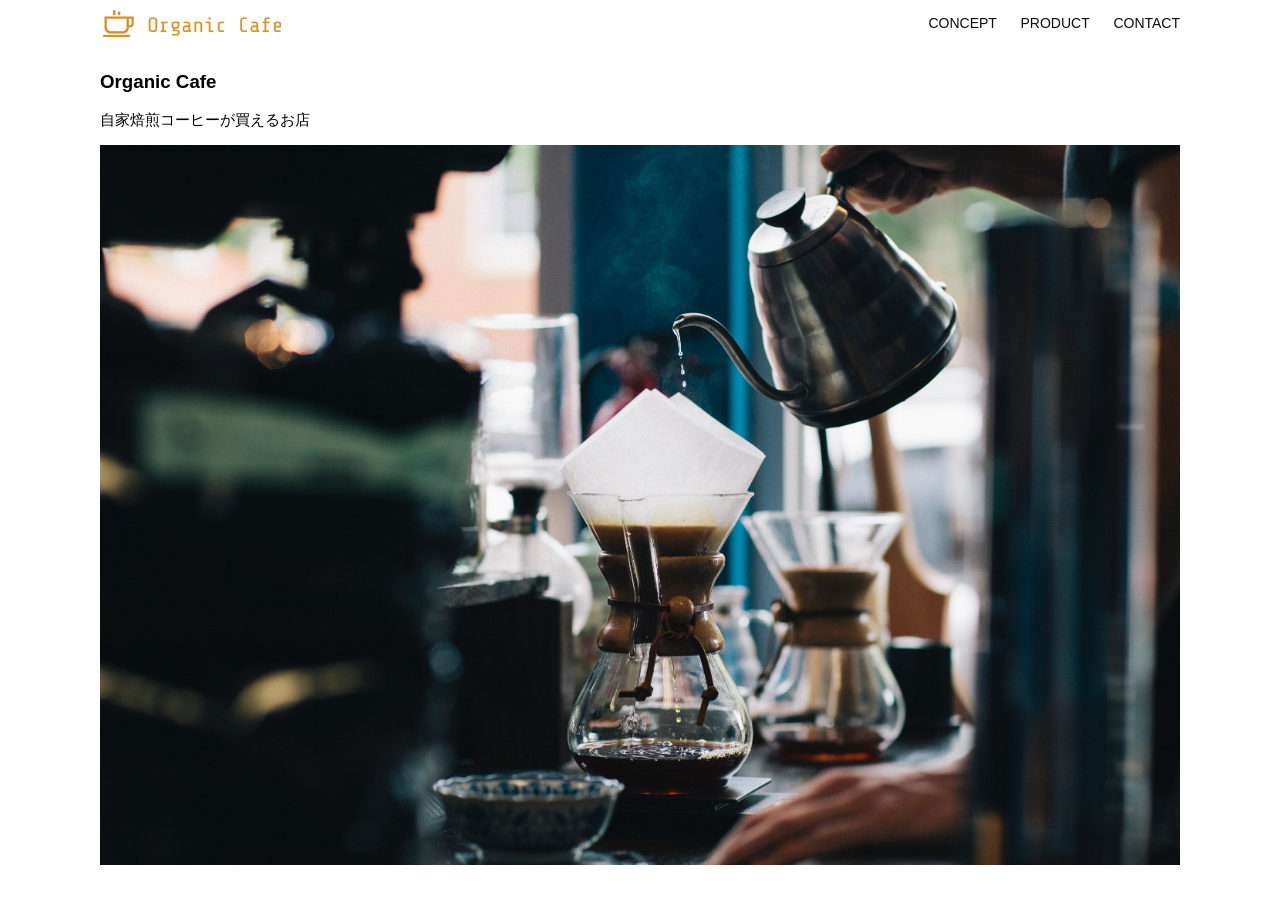
<file: html-css-kadai_013/index.html>
<!DOCTYPE html>
<html>
  <head>
    <title>Organic Cafe</title>
    <meta charset="UTF-8" />
    <meta name="description" content="自家焙煎のコーヒーがお家で楽しめるOrganic Cafe"/>
    <meta name="viewport" content="width=device-width, initial-scale=1.0" />
    <link rel="stylesheet" href="style.css" />
  </head>
  <body>
    <!-- ヘッダー -->
    <header>
      <!-- ロゴ -->
      <a href="index.html" id="logo"><img src="images/logo.png" alt="トップページに戻る"/></a>

      <!-- PC用ナビゲーション -->
      <nav id="nav-pc">
        <a href="index.html#concept">CONCEPT</a>
        <a href="index.html#product">PRODUCT</a>
        <a href="index.html#contact">CONTACT</a>
      </nav>
      <!-- スマホ向けハンバーガーメニュー-->
          <img id="menu-sp" src="images/button-menu.png" alt="ナビゲーションを開く" onclick="document.getElementById('nav-sp').style.display = 'block'">


      <!-- SP向けナビゲーション-->
      <nav id="nav-sp">
          <ul>
            <li>
              <img id="close" src="images/button-close.png" alt="ナビゲーションを閉じる" onclick="document.getElementById('nav-sp').style.display = 'none'">
            </li>
            <li>
              <a id="logo-sp" href="index.html" onclick="document.getElementById('nav-sp').style.display = 'none'"></a>    
              <img src="images/logo-sp.png" alt="トップページに戻る">
              </a>
            </li>
            <li><a class="menu" href="index.html#concept" onclick="document.getElementById('nav-sp').style.display = 'none'">CONCEPT</a></li>
            <li><a class="menu" href="index.html#product" onclick="document.getElementById('nav-sp').style.display = 'none'">PRODUCT</a></li>
            <li><a class="menu" href="index.html#contact" onclick="document.getElementById('nav-sp').style.display = 'none'">CONTACT</a></li>
          </ul>
        </nav>
      </div>
    </header>

    <main>
      <article>
        <!-- メインビジュアル -->
        <section id="main-visual">
          <div id="main-message">
            <h1>Organic Cafe</h1>
            <p>自家焙煎コーヒーが買えるお店</p>
          </div>
          <img src="images/main-image.jpg" alt="コーヒーをハンドドリップで淹れる画像"/>
        </section>
      </article>
    </main>
  </body>
</html>
</file>
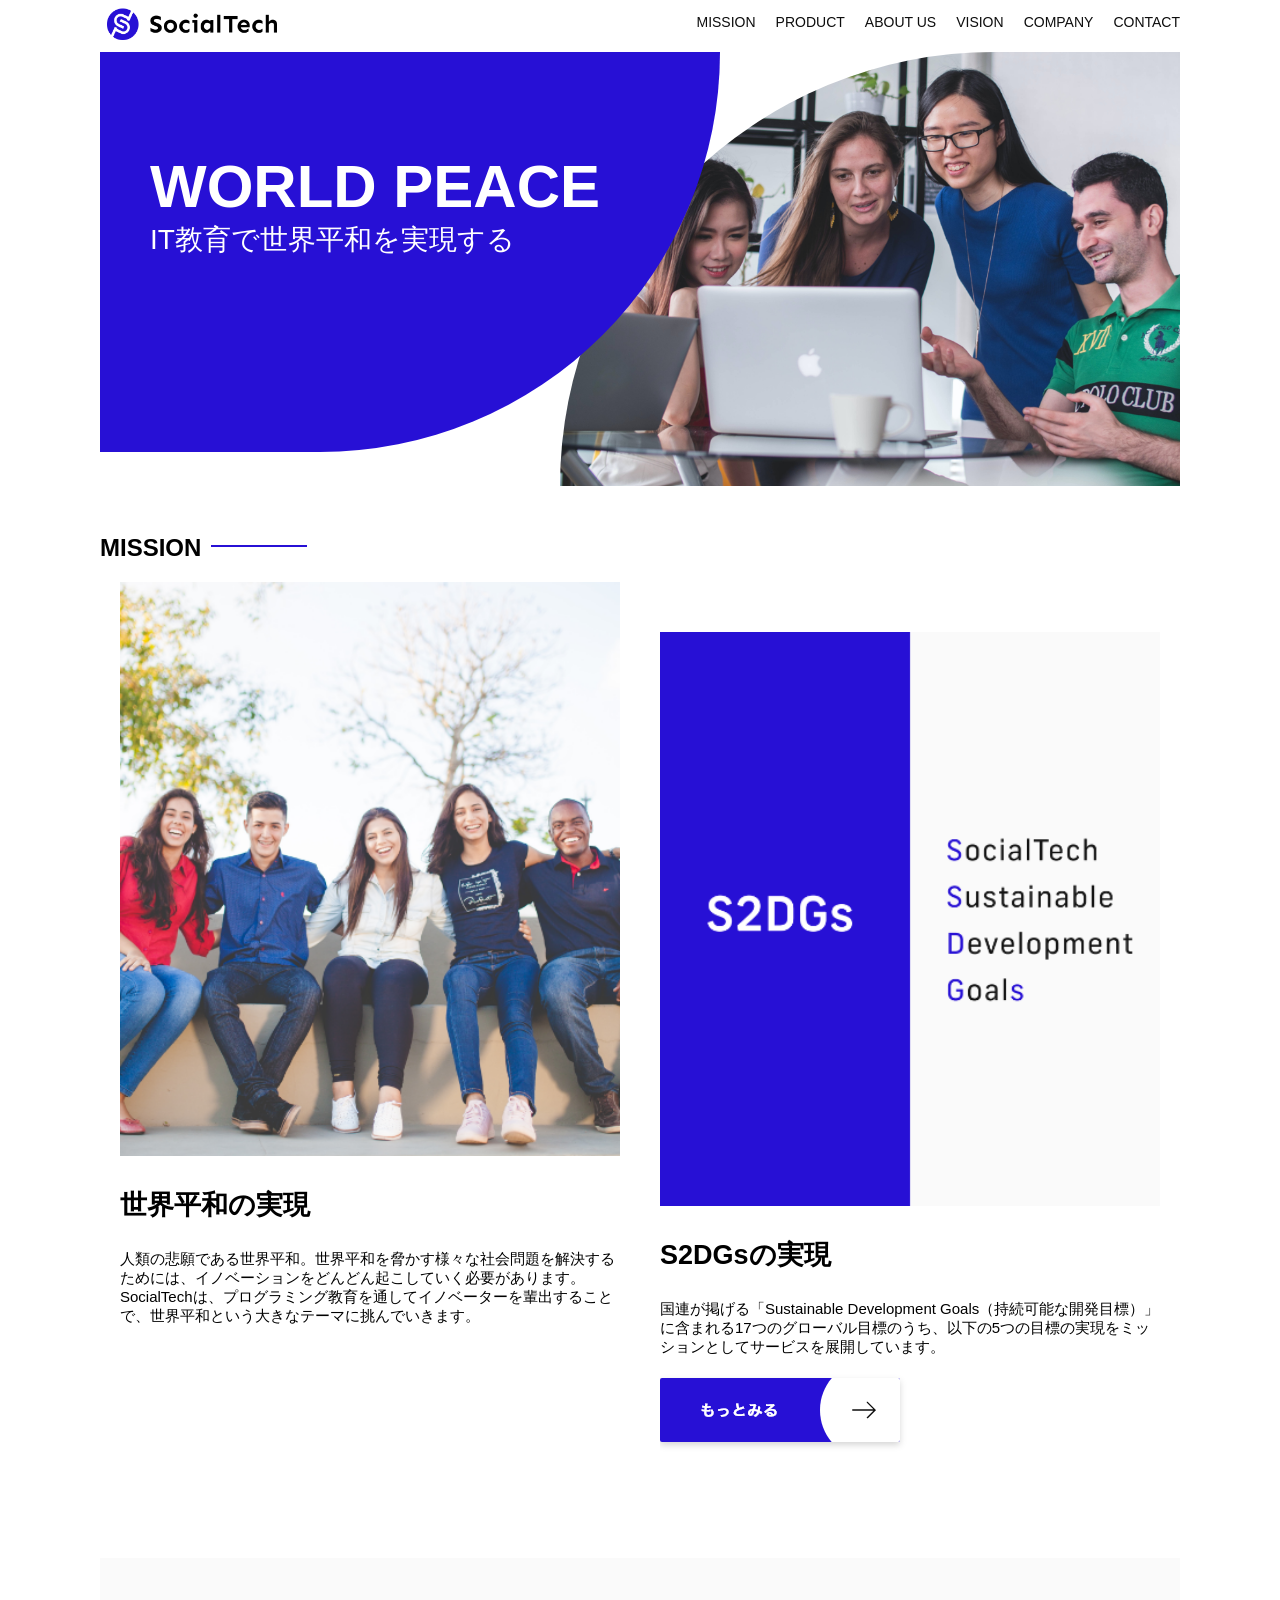
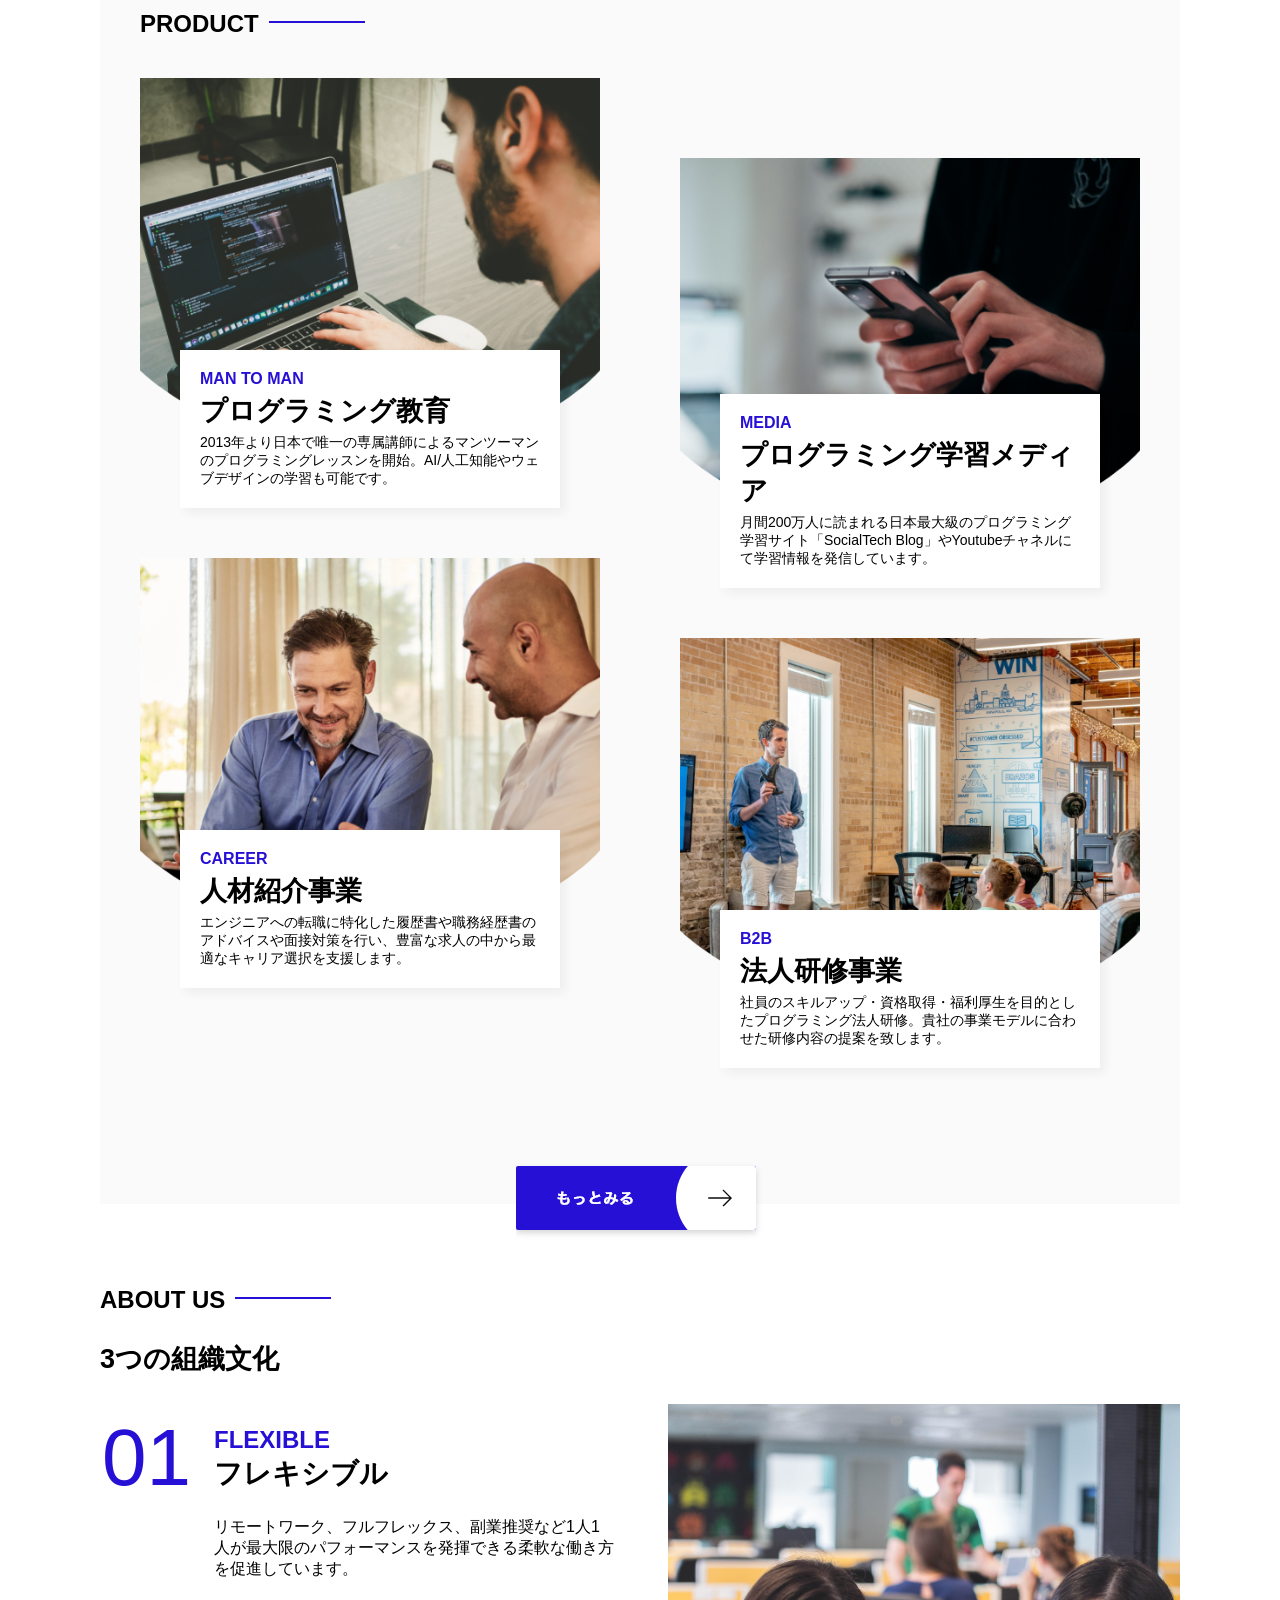
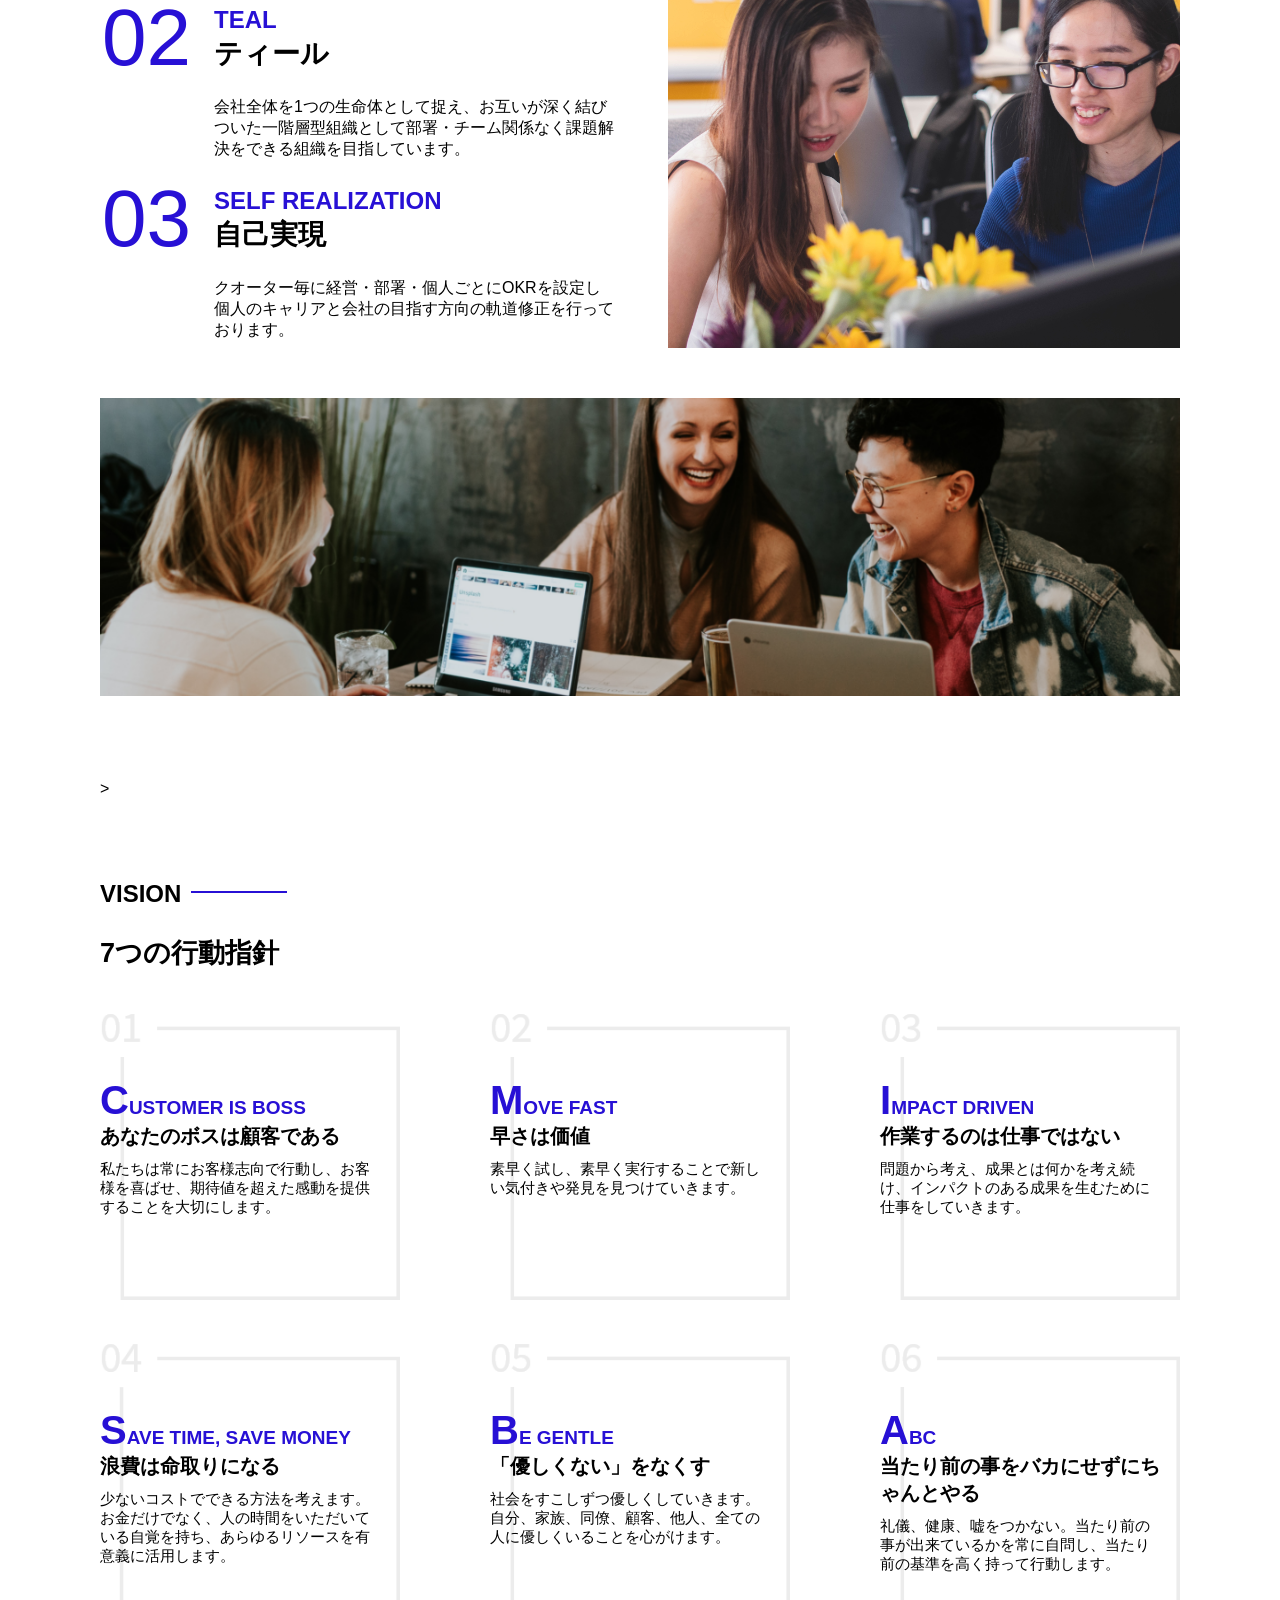
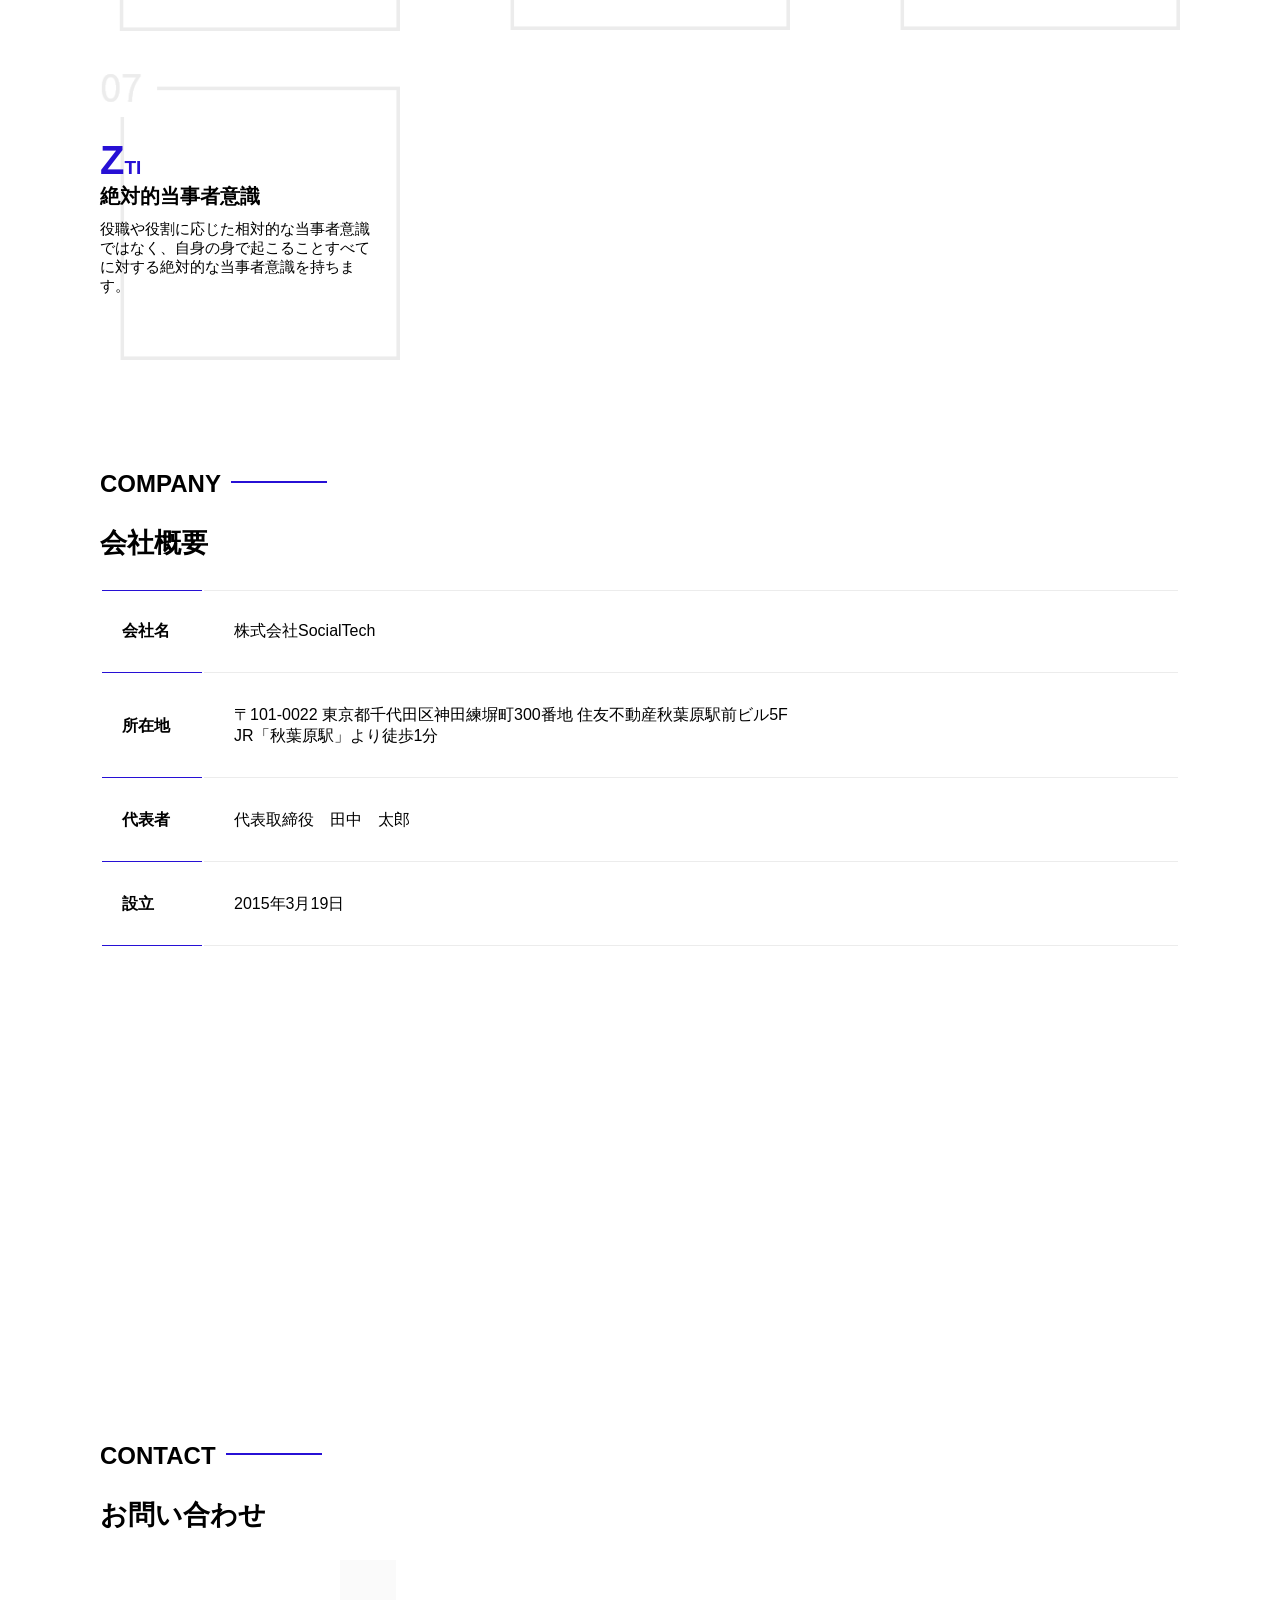
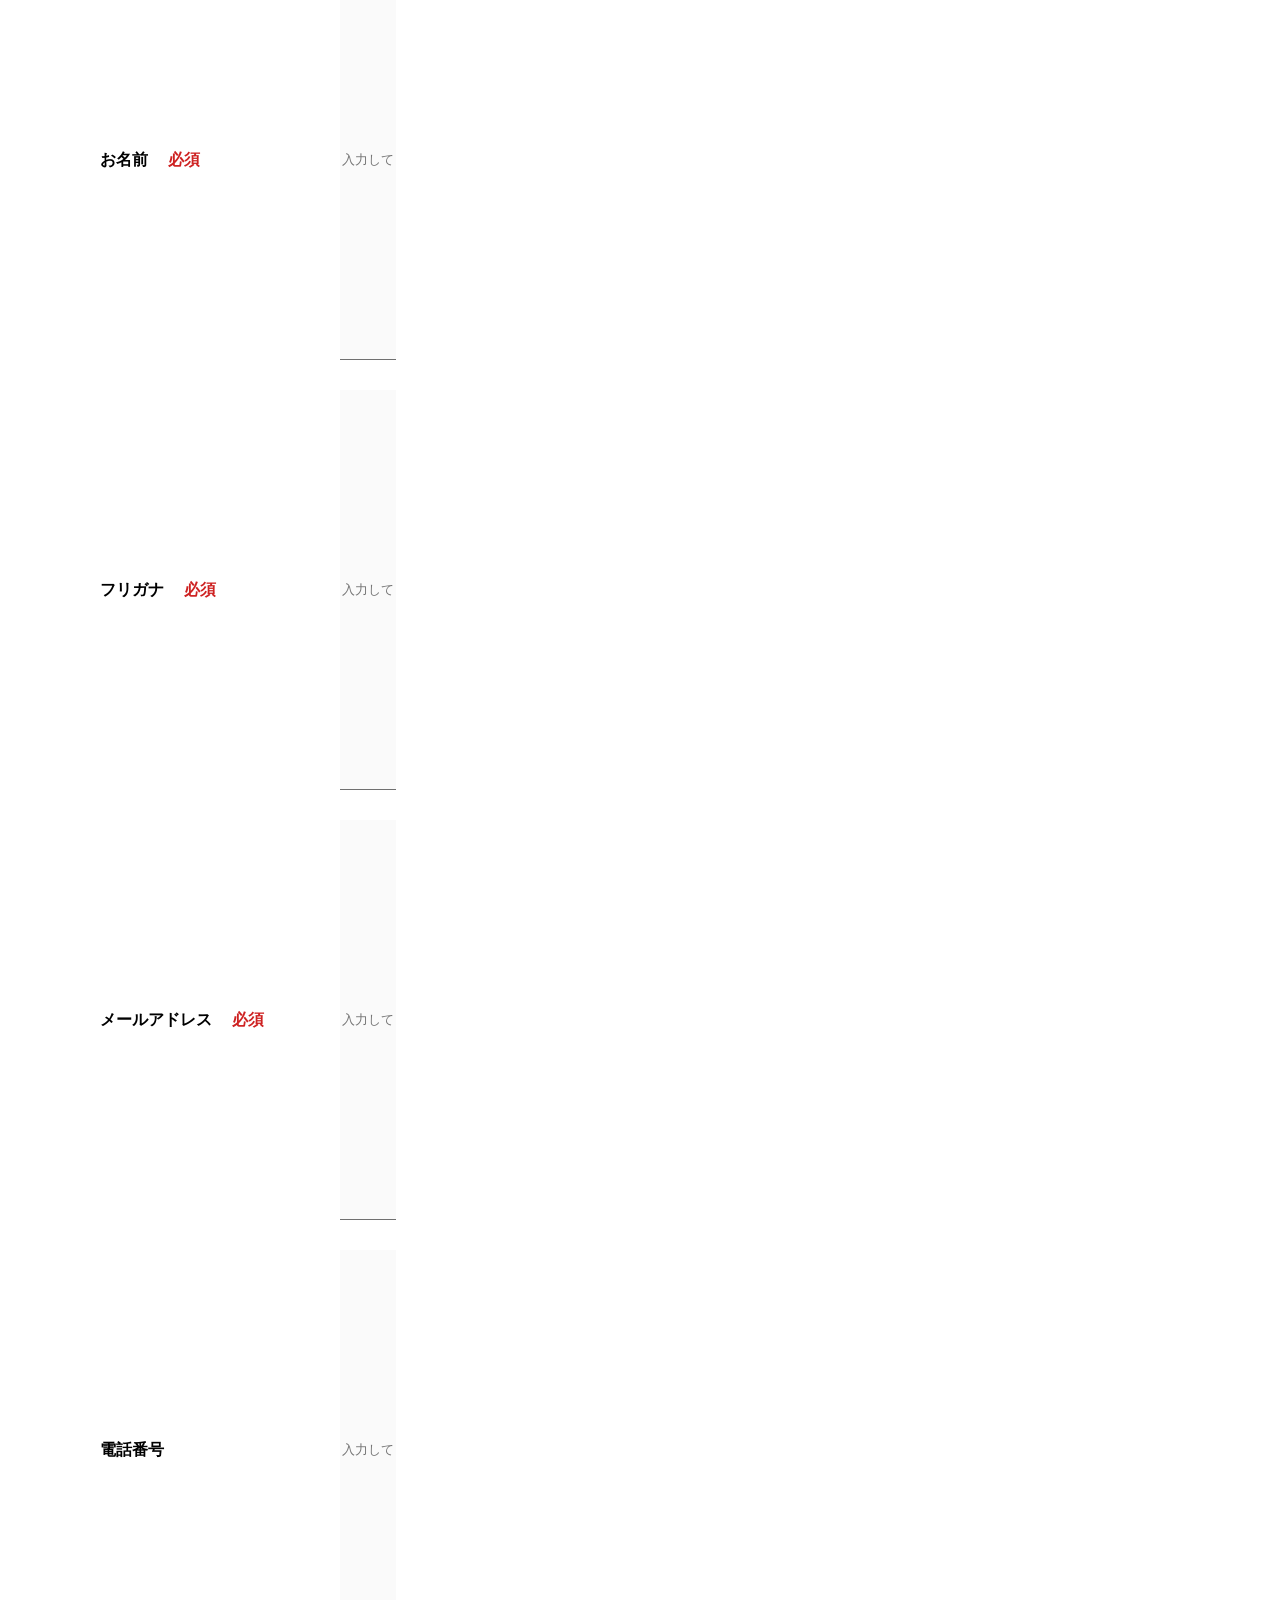
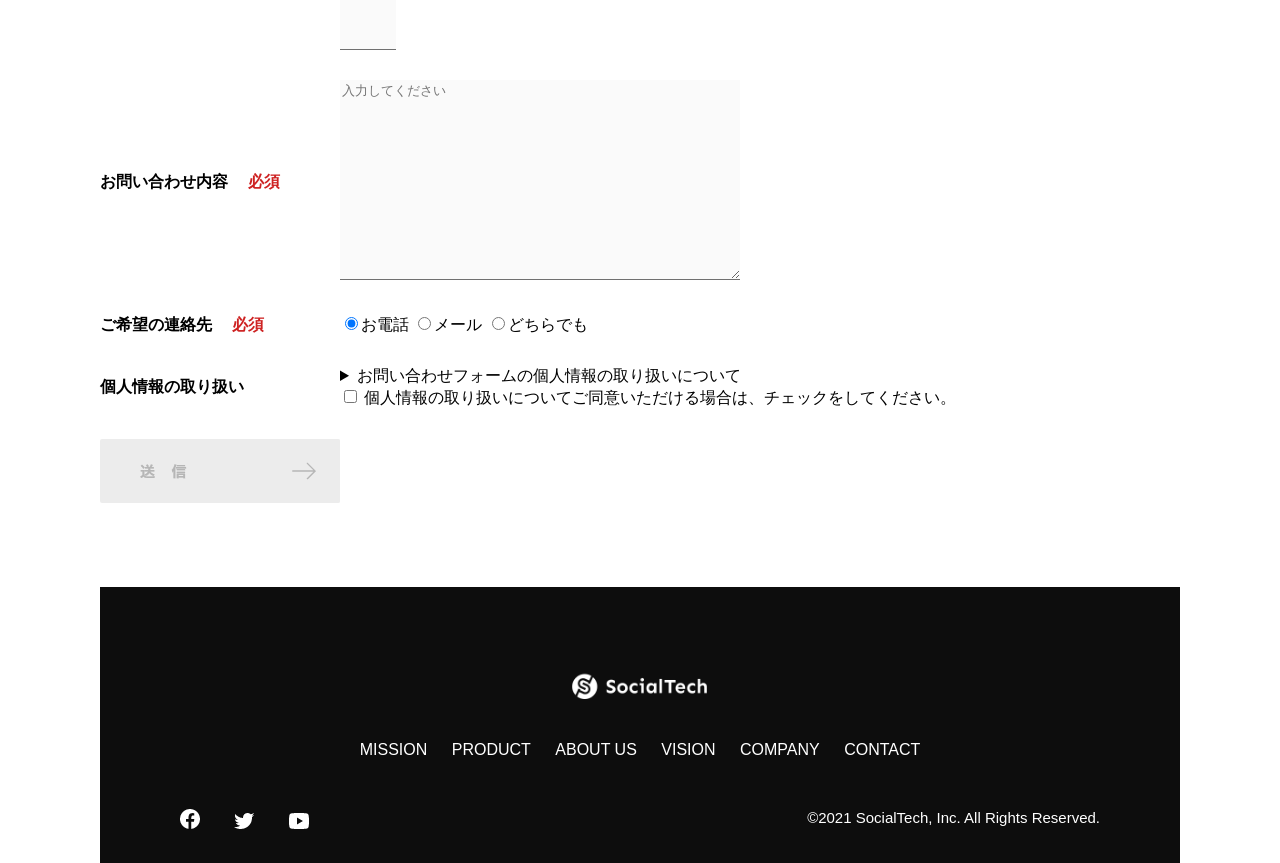
<file: kadai_tutorial_output/index.html>
<!DOCTYPE html>
<html>
  <head>
    <title>SocialTech</title>
    <meta charset="UTF-8">
    <meta name="description" content="SocialTechはEdTech業界のリーディングカンパニーを目指します。">
    <meta name="viewport" content="width=device-width, initial-scale=1.0">
    <link rel="stylesheet" href="style.css">
  </head>
  <body>

    <header>

      <a href="index.html" id="logo">
        <img src="images/logo.png" alt="トップページに戻る"></a>

      <nav id="nav-pc">
        <ul>
          <li><a href="mission.html">MISSION</a></li>
          <li><a href="product.html">PRODUCT</a></li>
          <li><a href="index.html#aboutus">ABOUT US</a></li>
          <li><a href="index.html#vision">VISION</a></li>
          <li><a href="index.html#company">COMPANY</a></li>
          <li><a href="index.html#contact">CONTACT</a></li>
        </ul>
      </nav>
        <button id="menu-sp" onclick="document.getElementById('nav-sp').style.display = 'block'">
          <img src="images/button-menu.png" alt="ナビゲーションを開く">
        </button>
          <div id="nav-sp">
            <button id="close" onclick="document.getElementById('nav-sp').style.display = 'none'">
              <img src="images/button-close.png" alt="ナビゲーションを閉じる">
            </button>

            <nav>
              <ul>
                <li>
                  <a id="logo-sp" href="index.html" onclick="document.getElementById('nav-sp').style.display = 'none'"><img src="images/logo-sp.png" alt="トップページに戻る"></a>
                </li>
                <li><a class="menu" href="mission.html" onclick="document.getElementById('nav-sp').style.display = 'none'">MISSION</a></li>
                <li><a class="menu" href="product.html" onclick="document.getElementById('nav-sp').style.display = 'none'">PRODUCT</a></li>
                <li><a class="menu" href="index.html#aboutus" onclick="document.getElementById('nav-sp').style.display = 'none'">ABOUT US</a></li>
                <li><a class="menu" href="index.html#vision" onclick="document.getElementById('nav-sp').style.display = 'none'">VISION</a></li>
                <li><a class="menu" href="index.html#company" onclick="document.getElementById('nav-sp').style.display = 'none'">COMPANY</a></li>
                <li><a class="menu" href="index.html#contact" onclick="document.getElementById('nav-sp').style.display = 'none'">CONTACT</a></li>
              </ul>
            </nav>
            <div id="sns">
              <a href="https://www.facebook.com/sejuku2013">
                <img src="images/button-facebook.png" alt="Facebookのリンク">
              </a>
              <a href="https://twitter.com/samuraijuku">
                <img src="images/button-twitter.png" alt="Twitterのリンク">
              </a>
              <a href="https://www.youtube.com/channel/UCCFOQO5aDK0xXam4cUQXT8g">
                <img src="images/button-youtube.png" alt="YouTubeのリンク">
              </a>
            </div>
          </div>
    </header>
    <main>
      <article>
        <section id="main-visual">
          <div id="main-message">
            <h1>WORLD PEACE</h1>
            <p>IT教育で世界平和を実現する</p>
          </div>
          <img src="images/index/index-main.png" alt="PCの周りに集まる多国籍の仲間たち">
        </section>
        <section id="mission">
          <h2 class="index-h2">MISSION</h2>
          <div id="mission-flex">
            <div>
              <img id="mission-photo" src="images/index/index-mission.png" alt="屋外のベンチで写真を撮影する多国籍の仲間たち">
              <h3>世界平和の実現</h3>
              <p>
                人類の悲願である世界平和。世界平和を脅かす様々な社会問題を解決するためには、イノベーションをどんどん起こしていく必要があります。SocialTechは、プログラミング教育を通してイノベーターを輩出することで、世界平和という大きなテーマに挑んでいきます。
              </p>
            </div>
            <div>
              <img id="s2dgs" src="images/index/s2dgs.png" alt="S2DGs">
              <h3>S2DGsの実現</h3>
              <p>国連が掲げる「Sustainable Development Goals（持続可能な開発目標）」に含まれる17つのグローバル目標のうち、以下の5つの目標の実現をミッションとしてサービスを展開しています。</p>
              <a href="mission.html">
                <img src="images/button-more.png" alt="もっとみる">
              </a>
            </div>
          </div>
        </section>
        <section id="product">
          <h2 class="index-h2">PRODUCT</h2>
          <div class="product-flex">
            <div id="product-left">
              <div>
                <img class="product-photo" src="images/index/index-mantoman.png" alt="PCでコードを書く男性">
                <div class="product-explain">
                  <span>MAN TO MAN</span>
                  <h3>プログラミング教育</h3>
                  <p>2013年より日本で唯一の専属講師によるマンツーマンのプログラミングレッスンを開始。AI/人工知能やウェブデザインの学習も可能です。</p>
                </div>
              </div>
              <div>
                <img class="product-photo" src="images/index/index-career.png" alt="笑顔で話し合う2人の男性">
                <div class="product-explain">
                  <span>CAREER</span>
                  <h3>人材紹介事業</h3>
                  <p>エンジニアへの転職に特化した履歴書や職務経歴書のアドバイスや面接対策を行い、豊富な求人の中から最適なキャリア選択を支援します。</p>
                </div>
              </div>
            </div>
            <div id="product-right">
              <div>
                <img class="product-photo" src="images/index/index-media.png" alt="スマートフォンを操作する人">
                <div class="product-explain">
                  <span>MEDIA</span>
                  <h3>プログラミング学習メディア</h3>
                  <p>月間200万人に読まれる日本最大級のプログラミング学習サイト「SocialTech Blog」やYoutubeチャネルにて学習情報を発信しています。</p>
                </div>
              </div>
              <div>
                <img class="product-photo" src="images/index/index-b2b.png" alt="講演中の男性とそれを聴く人々">
                <div class="product-explain">
                  <span>B2B</span>
                  <h3>法人研修事業</h3>
                  <p>社員のスキルアップ・資格取得・福利厚生を目的としたプログラミング法人研修。貴社の事業モデルに合わせた研修内容の提案を致します。</p>
                </div>
              </div>
            </div>
          </div>
          <div id="product-more">
            <a href="product.html">
              <img src="images/button-more.png" alt="もっとみる">
            </a>
          </div>
        </section>

        <section id="aboutus">
          <h2 class="index-h2">ABOUT US</h2>
          <h3>3つの組織文化</h3>
          <div>
            <table class="culture-table">
              <tr>
                <td class="culture-num">01</td>
                <th>
                  <span class="culture-en">FLEXIBLE</span><br>フレキシブル</th>
                </tr>
                <tr>
                  <td>


                  </td>
                  <td class="culture-description">リモートワーク、フルフレックス、副業推奨など1人1人が最大限のパフォーマンスを発揮できる柔軟な働き方を促進しています。</td>
                  </tr>
              <tr>
                <td class="culture-num">02</td>
                <th><span class="culture-en">TEAL</span><br>ティール</th>
              </tr>
              <tr>
                <td>

                </td>
                <td class="culture-description">会社全体を1つの生命体として捉え、お互いが深く結びついた一階層型組織として部署・チーム関係なく課題解決をできる組織を目指しています。</td>
              </tr>
              <tr>
                <td class="culture-num">03</td>
                <th><span class="culture-en">SELF REALIZATION</span><br>自己実現</th>
              </tr>
              <tr>
                <td>

                </td>
                <td class="culture-description">クオーター毎に経営・部署・個人ごとにOKRを設定し個人のキャリアと会社の目指す方向の軌道修正を行っております。</td>
              </tr>
            </table>
            <img class="culture-img" src="images/index/index-aboutus1.png" alt="笑顔で話し合う2人の女性">
          </div>
          <img class="culture-img2" src="images/index/index-aboutus2.png" alt="笑顔で話し合う3人の男女">
        </section>>
        <section id="vision">
          <h2 class="index-h2">VISION</h2>
          <h3>7つの行動指針</h3>
          <div>
            <div class="vision-box">
              <img src="images/index/vision-01.png" alt="01">
              <div>
                <h4>CUSTOMER IS BOSS</h4>
                <h5>あなたのボスは顧客である</h5>
                <p>私たちは常にお客様志向で行動し、お客様を喜ばせ、期待値を超えた感動を提供することを大切にします。</p>
              </div>
            </div>
             <div class="vision-box">
              <img src="images/index/vision-02.png" alt="02">
              <div>
                <h4>MOVE FAST</h4>
                <h5>早さは価値</h5>
                <p>素早く試し、素早く実行することで新しい気付きや発見を見つけていきます。</p>
              </div>
            </div>
             <div class="vision-box">
              <img src="images/index/vision-03.png" alt="03">
              <div>
                <h4>IMPACT DRIVEN</h4>
                <h5>作業するのは仕事ではない</h5>
                <p>問題から考え、成果とは何かを考え続け、インパクトのある成果を生むために仕事をしていきます。</p>
              </div>
            </div>
             <div class="vision-box">
              <img src="images/index//vision-04.png" alt="04">
              <div>
                <h4>SAVE TIME, SAVE MONEY</h4>
                <h5>浪費は命取りになる</h5>
                <p>少ないコストでできる方法を考えます。お金だけでなく、人の時間をいただいている自覚を持ち、あらゆるリソースを有意義に活用します。</p>
              </div>
            </div>
             <div class="vision-box">
              <img src="images/index/vision-05.png" alt="05">
              <div>
                <h4>BE GENTLE</h4>
                <h5>「優しくない」をなくす</h5>
                <p>社会をすこしずつ優しくしていきます。自分、家族、同僚、顧客、他人、全ての人に優しくいることを心がけます。</p>
              </div>
            </div>
             <div class="vision-box">
              <img src="images/index/vision-06.png" alt="06">
              <div>
                <h4>ABC</h4>
                <h5>当たり前の事をバカにせずにちゃんとやる</h5>
                <p>礼儀、健康、嘘をつかない。当たり前の事が出来ているかを常に自問し、当たり前の基準を高く持って行動します。</p>
              </div>
            </div>
             <div class="vision-box">
              <img src="images/index/vision-07.png" alt="07">
              <div>
                <h4>ZTI</h4>
                <h5>絶対的当事者意識</h5>
                <p>役職や役割に応じた相対的な当事者意識ではなく、自身の身で起こることすべてに対する絶対的な当事者意識を持ちます。</p>
              </div>
            </div>
          </div>
        </section>
        <section id="company">
          <h2 class="index-h2">COMPANY</h2>
          <h3>会社概要</h3>
          <table id="company-table">
            <tr>
              <th class="tableheader tableheader-first">会社名</th>
              <td class="cell cell-first">株式会社SocialTech</td>
            </tr>
            <tr>
              <th class="tableheader">所在地</th>
              <td class="cell">〒101-0022 東京都千代田区神田練塀町300番地 住友不動産秋葉原駅前ビル5F<br>JR「秋葉原駅」より徒歩1分</td>
            </tr>
            <tr>
              <th class="tableheader">代表者</th>
              <td class="cell">代表取締役　田中　太郎</td>
            </tr>
            <tr>
              <th class="tableheader">設立</th>
              <td class="cell">2015年3月19日</td>
            </tr>
          </table>
          <iframe
          src="https://www.google.com/maps/embed?pb=!1m18!1m12!1m3!1d3240.0688551336807!2d139.7720776771055!3d35.69992317258124!2m3!1f0!2f0!3f0!3m2!1i1024!2i768!4f13.1!3m3!1m2!1s0x60188fee13660e23%3A0x77137876edf742ac!2z5L2P5Y-L5LiN5YuV55Sj56eL6JGJ5Y6f6aeF5YmN44OT44Or!5e0!3m2!1sja!2sjp!4v1704858013291!5m2!1sja!2sjp"
          style="border: 0" allowfullscreen="" loading="lazy">
        </iframe>
        </section>
        <section id="contact">
          <h2 class="index-h2">CONTACT</h2>
          <h3>お問い合わせ</h3>
          <form>
            <div>
              <div class="contact-heading">
                <label class="contact-label">お名前<span class="contact-span">必須</span></label>
              </div>
              <div>
                <input type="text" name="name" placeholder="入力してください" class="contact-textbox">
              </div>
            </div>

            <div>
              <div class="contact-heading">
                <label class="contact-label">フリガナ<span class="contact-span">必須</span></label>
              </div>
              <div>
                <input type="text" name="hurigana" placeholder="入力してください" class="contact-textbox">
              </div>
            </div>

            <div>
              <div class="contact-heading">
                <label class="contact-label">メールアドレス<span class="contact-span">必須</span></label>
              </div>
              <div>
                <input type="text" name="email" placeholder="入力してください" class="contact-textbox">
              </div>
            </div>

            <div>
              <div class="contact-heading">
                <label class="contact-label">電話番号</label>
              </div>
              <div>
                <input type="text" name="tel" placeholder="入力してください" class="contact-textbox">
              </div>
            </div>
            <div>
              <div class="contact-heading">
                <label class="contact-label">お問い合わせ内容<span class="contact-span">必須</span></label>
              </div>
              <div>
                <textarea class="contact-textarea" placeholder="入力してください" name="message"></textarea>
              </div>
            </div>
            <div>
              <div class="contact-heading">
                <label class="contact-label">ご希望の連絡先<span class="contact-span">必須</span></label>
              </div>
              <div>
                <input class="radiobutton" type="radio" value="tel" name="contact" checked><label>お電話</label>
                <input class="radiobutton" type="radio" value="mail" name="contact"><label>メール</label>
                <input class="radiobutton" type="radio" value="both" name="contact"><label>どちらでも</label>
              </div>
            </div>
              <div>
                <div class="contact-heading">
                  <label class="contact-label">個人情報の取り扱い</label>
                </div>
                <div>
                  <details>
                    <summary>お問い合わせフォームの個人情報の取り扱いについて</summary>
                    <div>
                      <dl>
                        <dt>1.組織の名称又は氏名</dt>
                        <dd>株式会社SocialTech</dd>
                        <dt>2.個人情報保護管理者（若しくはその代理人）の氏名又は職名、所属及び連絡先</dt>
                        <dd>
                          <p>鈴木　一郎　コーポレート部</p>
                          <p>メールアドレス：samurai@example.com</p>
                          <p>TEL:03-1234-5678</p>
                        </dd>
                        <dt>3.個人情報の利用目的</dt>
                        <dd>
                          <ul>
                            <li>本サービス及び本サービスに関連する情報の提供又はそれらに関する連絡のため</li>
                            <li>ユーザーの本人確認のため</li>
                            <li>当社サービスのご案内のため</li>
                            <li>当社の商品等の広告または宣伝（電子メールによるものを含むものとします。）</li>
                          </ul>
                        </dd>
                        <dt>4.個人情報の取り扱い業務の委託</dt>
                        <dd>個人情報の取扱業務の全部または一部を外部に業務委託する場合があります。その際、弊社は、個人情報を適切に保護できる管理体制を敷き実行していることを条件として委託先を厳選したうえで、機密保持契約を委託先と締結し、お客様の個人情報を厳密に管理させます。</dd>
                        <dt>5.個人情報の開示等の請求</dt>
                        <dd>
                          お客様は、弊社に対してご自身の個人情報の開示等（利用目的の通知、開示、内容の訂正・追加・削除、利用の停止または消去、第三者への提供の停止）に関して、当社問合わせ窓口に申し出ることができます。<br>
                          その際、弊社はお客様ご本人を確認させていただいたうえで、合理的な期間内に対応いたします。<br>
                          なお、個人情報に関する弊社問合わせ先は、次の通りです。
                        </dd>
                        <dd>
                          <p>株式会社SocialTech 個人情報問合せ窓口</p>
                          <p>〒150-0043 東京都千代田区神田練塀町300番地 住友不動産秋葉原駅前ビル5F</p>
                          <p>メールアドレス：samurai@example.com TEL:03-1234-5678</p>
                        </dd>

                        <dt>6.個人情報を提供されることの任意性について</dt>
                        <dd>お客様がご自身の個人情報を弊社に提供されるか否かは、お客様のご判断によりますが、もしご提供されない場合には、適切なサービスが提供できない場合がありますので予めご了承ください。</dd>
                      </dl>
                    </div>
                  </details>
                  <input type="checkbox" name="agree">
                  <span>個人情報の取り扱いについてご同意いただける場合は、チェックをしてください。</span>
                </div>
              </div>
               <input type="image" src="images/button-submit.png" alt="送信する">
          </form>
        </section>
      </article>
    </main>

      <footer>
        <div id="footer-logo">
          <img src="images/logo-sp.png" alt="SocialTech">
        </div>
        <div id="footer-link">
          <a href="mission.html">MISSION</a>
          <a href="product.html">PRODUCT</a>
          <a href="index.html#aboutus">ABOUT US</a>
          <a href="index.html#vision">VISION</a>
          <a href="index.html#company">COMPANY</a>
          <a href="index.html#contact">CONTACT</a>         
        </div>
        <div id="sns-footer">
          <div class="sns-btns">
            <a href="https://www.facebook.com/sejuku2013"><img src="images/button-facebook.png" alt="Facebookのリンク"></a>
            <a href="https://twitter.com/samuraijuku"><img src="images/button-twitter.png" alt="Twitterのリンク"></a>
            <a href="https://www.youtube.com/channel/UCCFOQO5aDK0xXam4cUQXT8g"><img src="images/button-youtube.png" alt="YouTubeのリンク"></a>
          </div>
          <p id="copyright">&copy;2021 SocialTech, Inc. All Rights Reserved.</p>
        </div>
      </footer>

  </body>
</html>
</file>
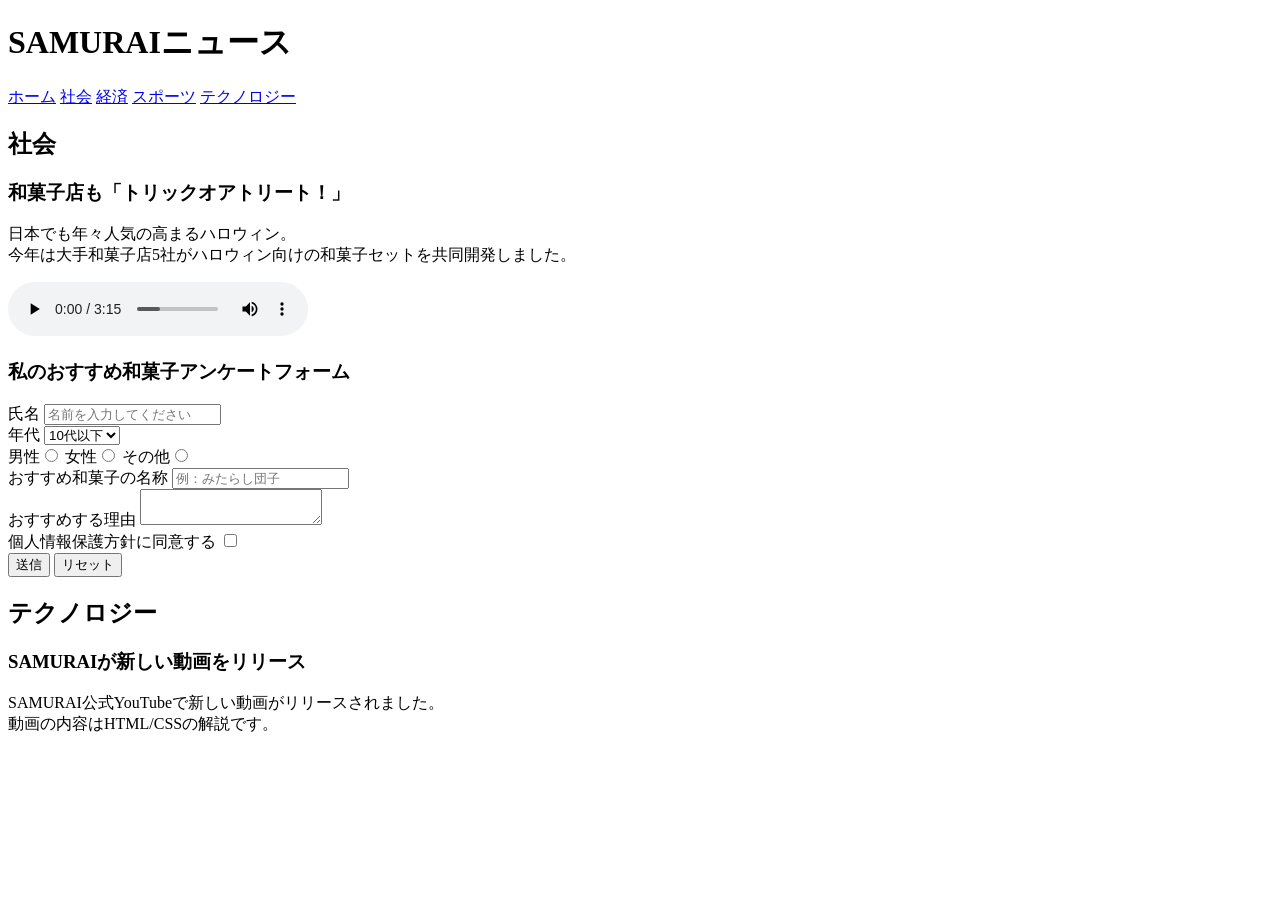
<file: kadai_008/kadai_008.html>
<!DOCTYPE html>
<html>
<head>
  <title>8章課題</title>
  <meta name="description" content="このページは8章の課題です。">
  <meta charset="UTF-8">
</head>
<body>
  <header>
    <h1>SAMURAIニュース</h1>
    <nav>
      <a href="https://www.sejuku.net/">ホーム</a>
      <a href="https://www.sejuku.net/">社会</a>
      <a href="https://www.sejuku.net/">経済</a>
      <a href="https://www.sejuku.net/">スポーツ</a>
      <a href="https://www.sejuku.net/">テクノロジー</a>
    </nav>
  </header>
  <main>
    <article>
      <h2>社会</h2>
      <section>
        <h3>和菓子店も「トリックオアトリート！」</h3>
        <p>日本でも年々人気の高まるハロウィン。<br>
        今年は大手和菓子店5社がハロウィン向けの和菓子セットを共同開発しました。</p>
        <audio src="ichi.mp3" controls></audio>
      </section>
      <section>
        <h3>私のおすすめ和菓子アンケートフォーム</h3>
        <form>
          <label>氏名</label>
          <input type="text" placeholder="名前を入力してください">
          <br>

          <label>年代</label>
          <select>
            <option>10代以下</option>
            <option>20代</option>
            <option>30代</option>
            <option>40代以上</option>
          </select>
          <br>

          <label>男性</label><input type="radio" name="gender">
          <label>女性</label><input type="radio" name="gender">
          <label>その他</label><input type="radio" name="gender">
          <br>

          <label>おすすめ和菓子の名称</label>
          <input type="text" placeholder="例：みたらし団子">
          <br>

          <label>おすすめする理由</label>
          <textarea></textarea>
          <br>

          <label>個人情報保護方針に同意する</label>
          <input type="checkbox">
          <br>

          <input type="submit" value="送信">
          <input type="reset" value="リセット">
        </form>
      </section>
    </article>
    <article>
      <h2>テクノロジー</h2>
      <section>
        <h3>SAMURAIが新しい動画をリリース</h3>
        <p>SAMURAI公式YouTubeで新しい動画がリリースされました。<br>
        動画の内容はHTML/CSSの解説です。</p>

      </section>
    </article>
  </main>
</body>
</html>
</file>
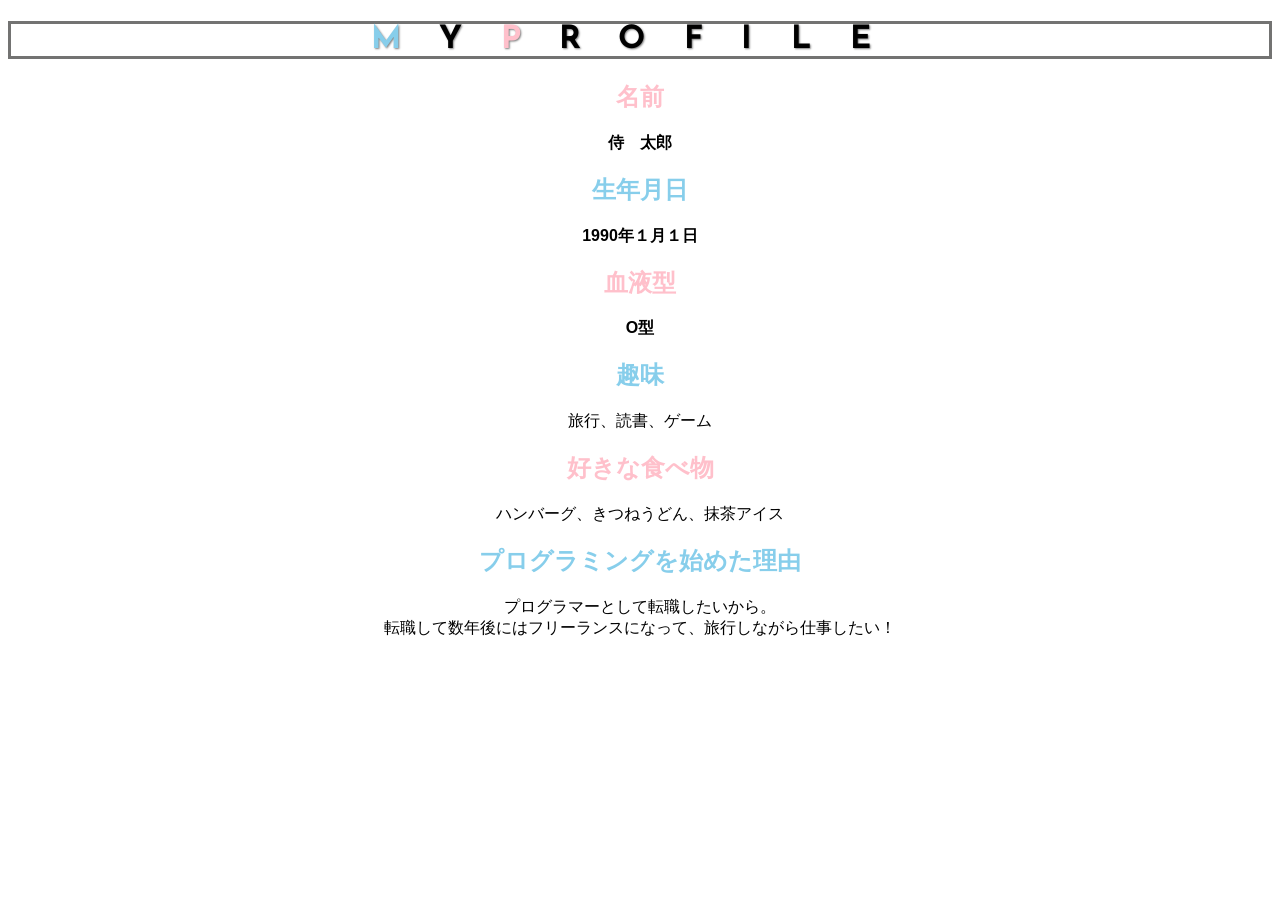
<file: kadai_015/kadai_015.html>
<!DOCTYPE html>
<html>
  <head>
    <title>15章課題</title>
    <meta charset="UTF-8">
    <meta name="description" content="このページは15章の課題です。">
    <link rel="stylesheet" href="style.css">
    <link rel="preconnect" href="https://fonts.googleapis.com">
    <link rel="preconnect" href="https://fonts.gstatic.com" crossorigin>
    <link href="https://fonts.googleapis.com/css2?family=Josefin+Sans&display=swap" rel="stylesheet">
  </head>
  <body>
    <h1><span class="blue">M</span>Y<span class="pink">P</span>ROFILE</h1>
    <div id="basic">
      <h2 class="pink">名前</h2>
      <p>侍　太郎</p>
      <h2 class="blue">生年月日</h2>
      <p>1990年１月１日</p>
      <h2 class="pink">血液型</h2>
      <p>O型</p>
    </div>
    <h2 class="blue">趣味</h2>
    <p>旅行、読書、ゲーム</p>
    <h2 class="pink">好きな食べ物</h2>
    <p>ハンバーグ、きつねうどん、抹茶アイス</p>
    <h2 class="blue">プログラミングを始めた理由</h2>
    <p>プログラマーとして転職したいから。<br>転職して数年後にはフリーランスになって、旅行しながら仕事したい！</p>
  </body>
</html>
</file>
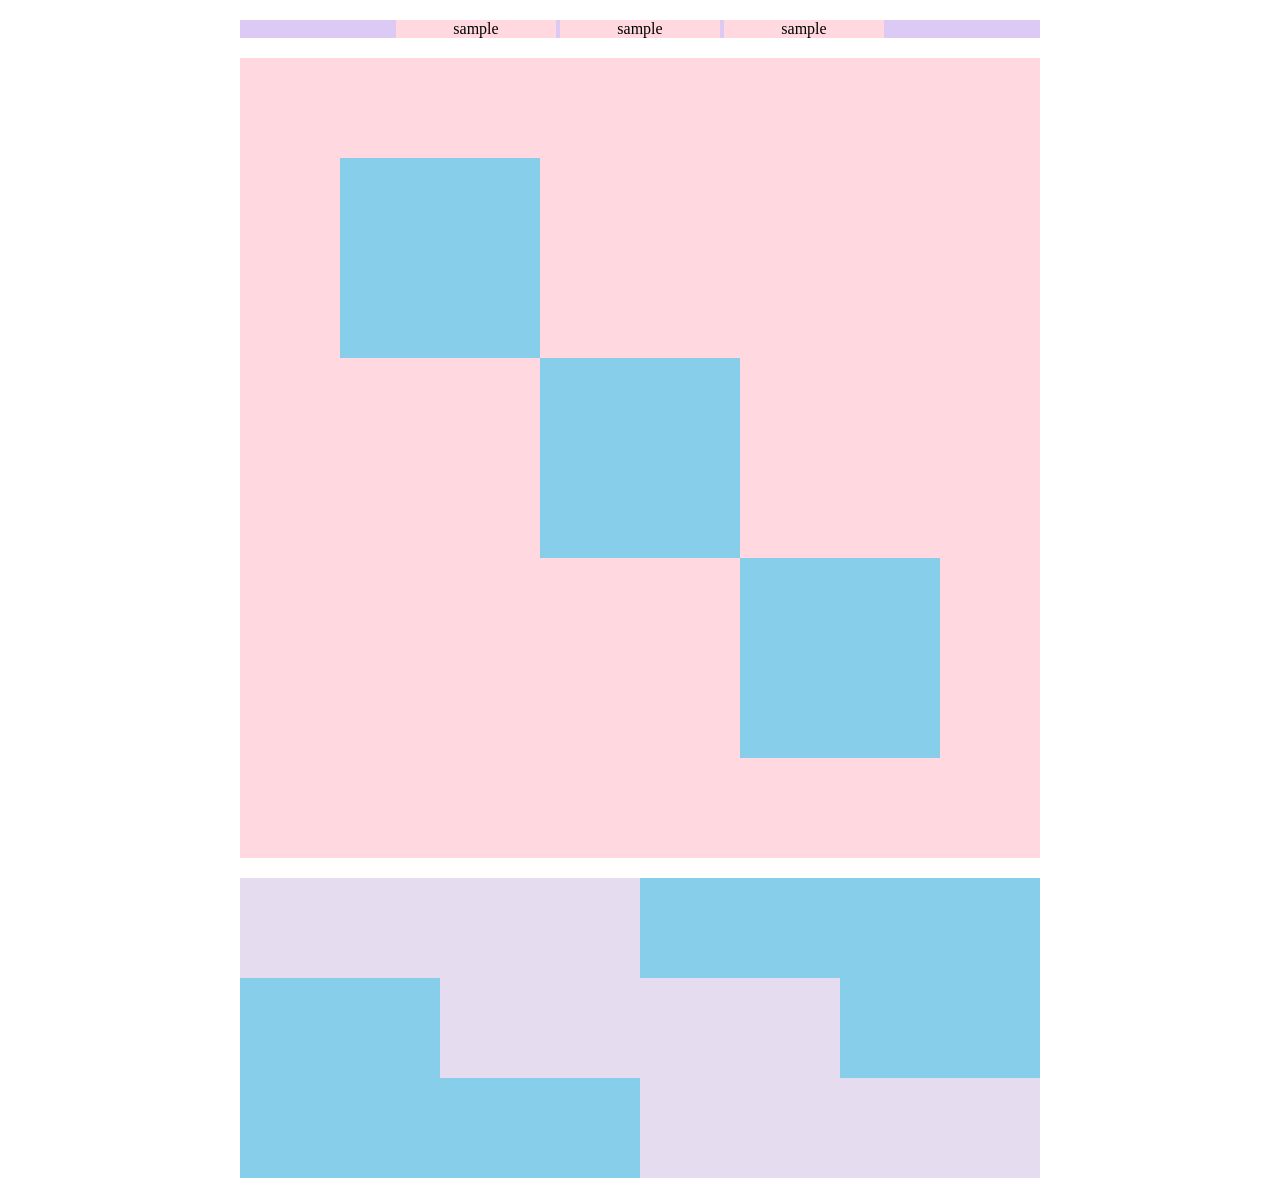
<file: kadai_018/kadai_018.html>
<!DOCTYPE html>
<html>
<head>
  <meta charset="UTF-8">
  <link rel="stylesheet" href="style.css">
  <meta name="description" content="このページは18章の課題です。">
  <title>18章課題</title>
</head>
<body>
  <div id="top">
    <p class="top-child">sample</p>
    <p class="top-child">sample</p>
    <p class="top-child">sample</p>
  </div>
  <div id="middle">
    <div id="middle-child01"></div>
    <div id="middle-child02"></div>
    <div id="middle-child03"></div>
  </div>
  <div id="bottom">
    <div id="bottom-child01"></div>
    <div id="bottom-child02"></div>
    <div id="bottom-child03"></div>
  </div>
</body>
</html>
</file>
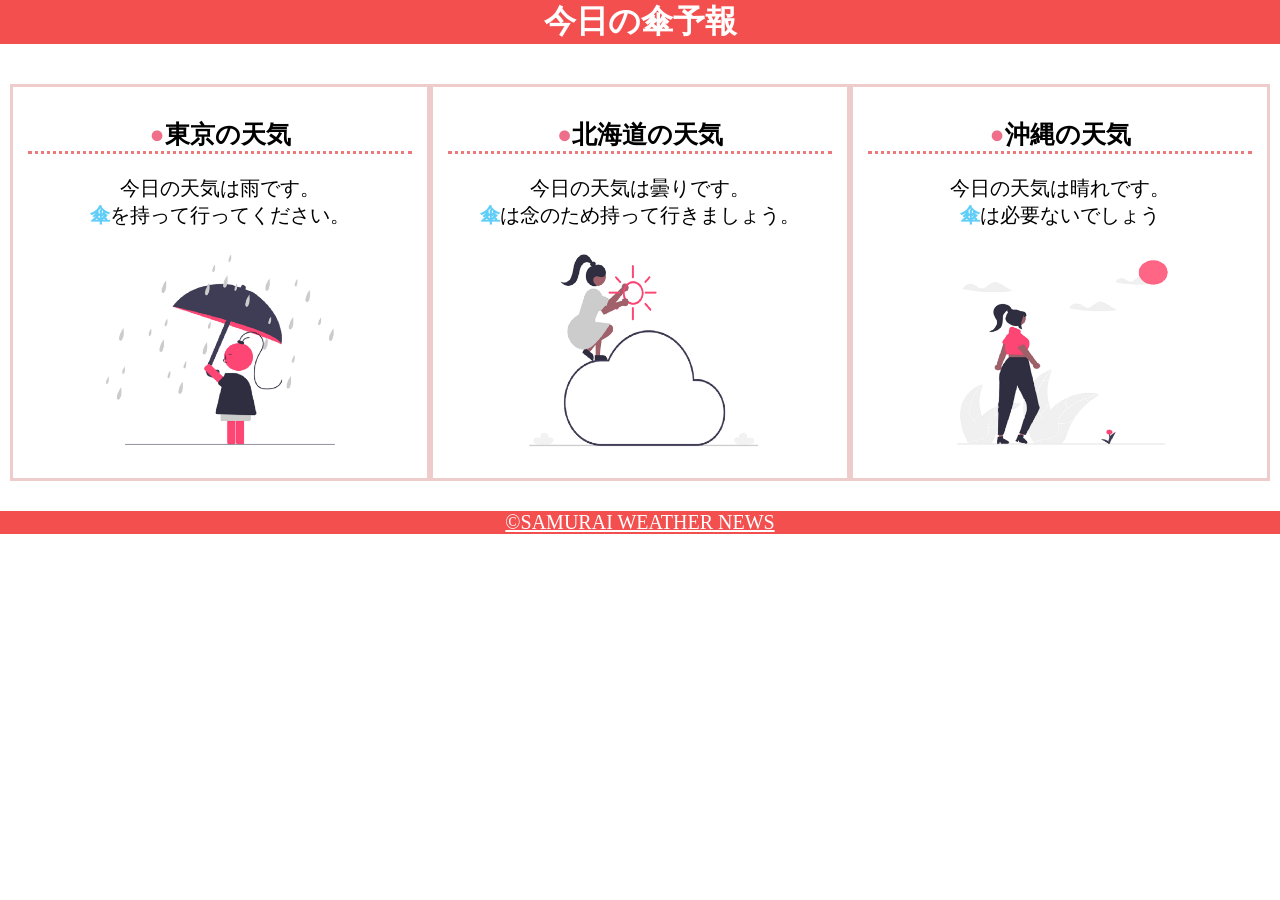
<file: kadai_022/kadai_022.html>
<!DOCTYPE html>
<html>
    <head>
        <meta charset="UTF-8">
        <meta name="viewport" content="width=device-width, initial-scale=1.0">
        <link rel="stylesheet" href="style.css">
        <meta name="description" content="このページは22章の課題です。">
        <title>22章課題</title>
    </head>
    <body>
       
        <header>
            <h1>今日の傘予報</h1>
        </header>  
 
        <main>

            <div id="parent">
                <div class="contents">
                    <h2>東京の天気</h2>
                    <p>今日の天気は雨です。</p>
                    <p>傘を持って行ってください。</p>
                    <img src="images/rainy.png" alt="雨">
                </div>
 
                <div class="contents">
                    <h2>北海道の天気</h2>
                    <p>今日の天気は曇りです。</p>
                    <p>傘は念のため持って行きましょう。</p>
                    <img src="images/cloudy.png" alt="曇り">
                </div>
 
                <div class="contents">
                    <h2>沖縄の天気</h2>
                    <p>今日の天気は晴れです。</p>
                    <p>傘は必要ないでしょう</p>
                    <img src="images/sunny.png" alt="晴れ">
                </div>

            </div>    
 
        </main>
 
        <footer>
            <a href="https://www.sejuku.net/corp/">&copy;SAMURAI WEATHER NEWS</a>
         </footer>
 
    </body>
</html>
</file>
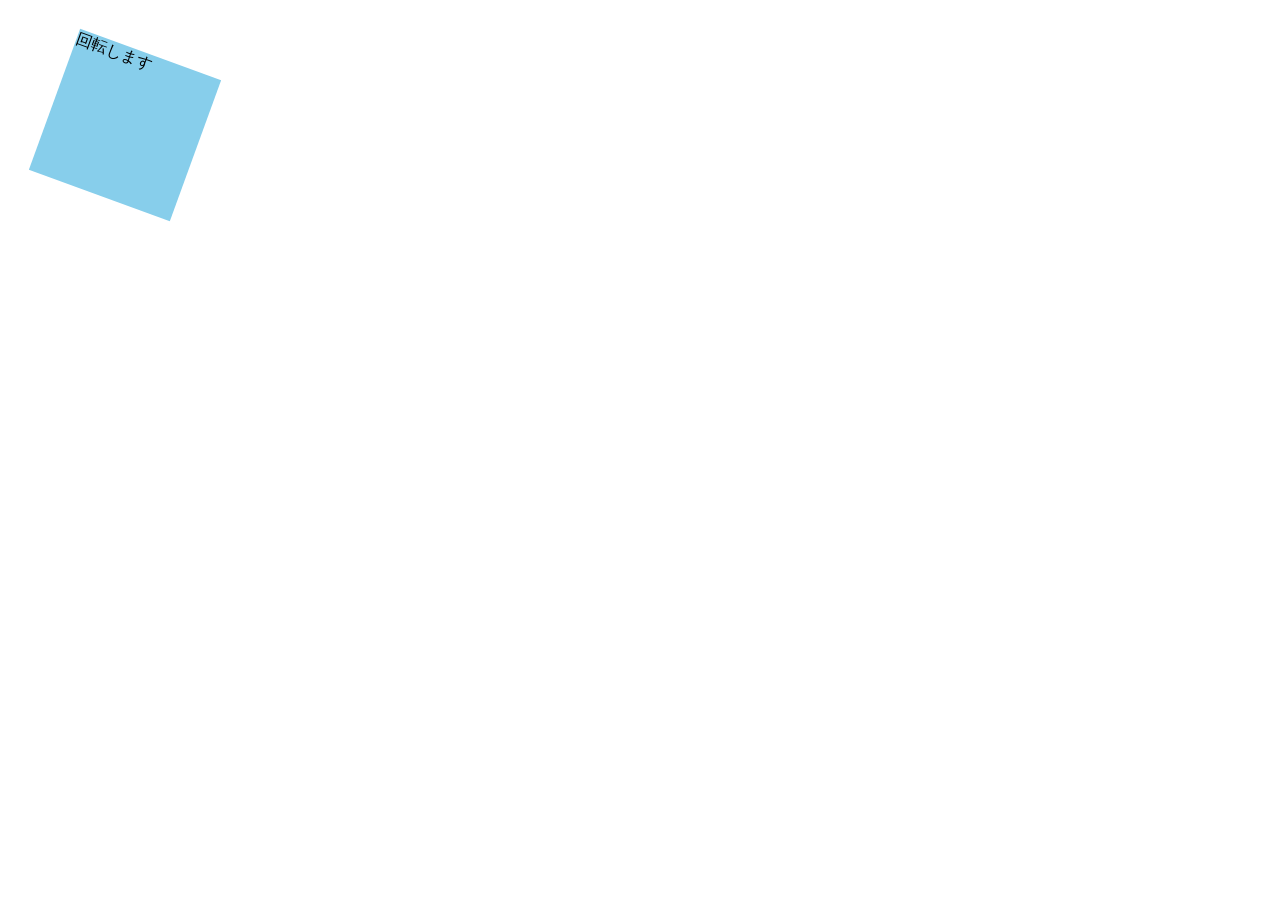
<file: kadai_mdn_css/mdn.html>
<!DOCTYPE html>
<html>

<head>
    <style>
        div {
            position: absolute;
            left: 50px;
            top: 50px;
            width: 150px;
            height: 150px;
            background-color: skyblue;
            transform: rotate(20deg);
        }
    </style>
</head>

<body>
    <div>
        回転します
    </div>

</body>

</html>
</file>
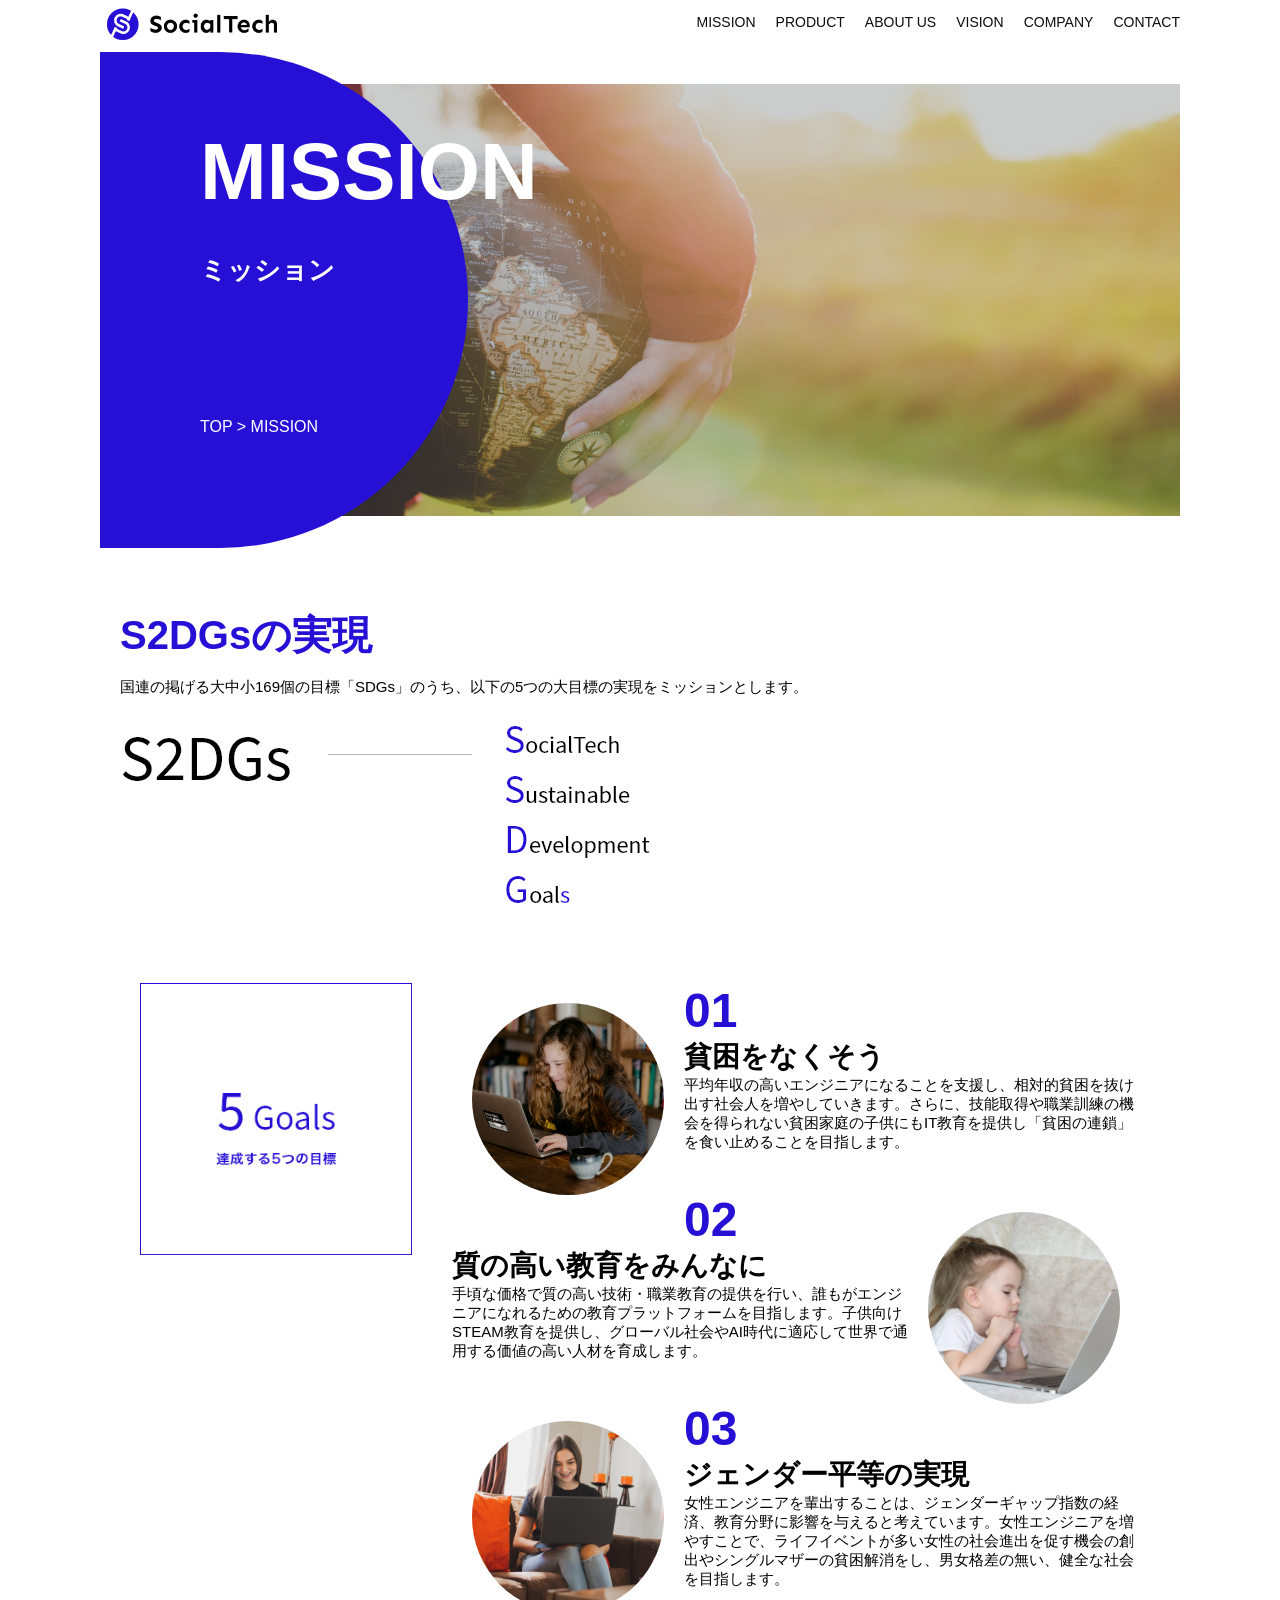
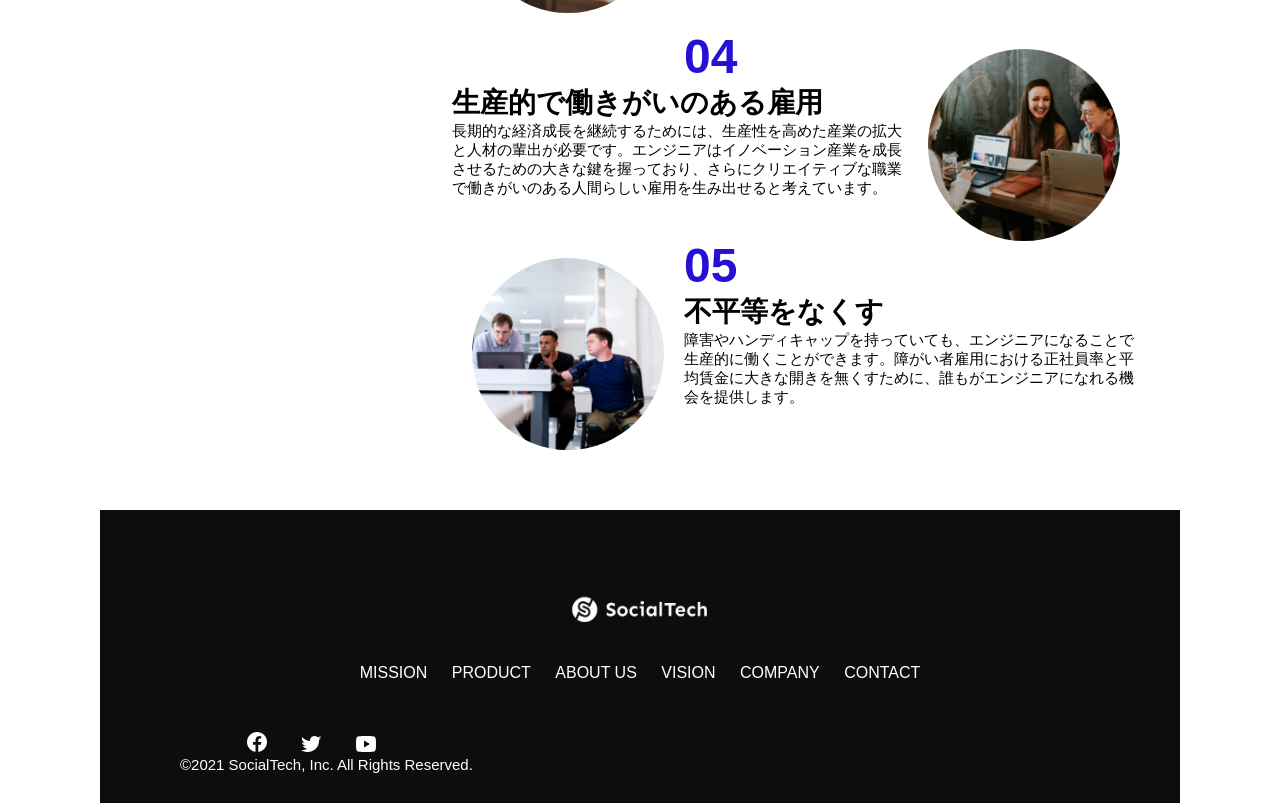
<file: kadai_tutorial_output/misson.html>
<!DOCTYPE html>
<html>
  <head>
    <title>SocialTech - MISSION ミッション -</title>
    <meta charset="UTF-8">
    <meta name="description" content="SocialTechが目指す5つの目標（S2DGs）を紹介します">
    <meta name="viewport" content="width=device-width, initial-scale=1.0">
    <link rel="stylesheet" href="style.css">
  </head>

  <body>

    <header>

      <a href="index.html" id="logo">
        <img src="images/logo.png" alt="トップページに戻る"></a>

      <nav id="nav-pc">
        <ul>
          <li><a href="mission.html">MISSION</a></li>
          <li><a href="product.html">PRODUCT</a></li>
          <li><a href="index.html#aboutus">ABOUT US</a></li>
          <li><a href="index.html#vision">VISION</a></li>
          <li><a href="index.html#company">COMPANY</a></li>
          <li><a href="index.html#contact">CONTACT</a></li>
        </ul>
      </nav>

        <button id="menu-sp" onclick="document.getElementById('nav-sp').style.display = 'block'">
          <img src="images/button-menu.png" alt="ナビゲーションを開く">
        </button>

          <div id="nav-sp">
            <button id="close" onclick="document.getElementById('nav-sp').style.display = 'none'">
              <img src="images/button-close.png" alt="ナビゲーションを閉じる">
            </button>

            <nav>
              <ul>
                <li>
                  <a id="logo-sp" href="index.html" onclick="document.getElementById('nav-sp').style.display = 'none'"><img src="images/logo-sp.png" alt="トップページに戻る"></a>
                </li>
                <li><a class="menu" href="mission.html" onclick="document.getElementById('nav-sp').style.display = 'none'">MISSION</a></li>
                <li><a class="menu" href="product.html" onclick="document.getElementById('nav-sp').style.display = 'none'">PRODUCT</a></li>
                <li><a class="menu" href="index.html#aboutus" onclick="document.getElementById('nav-sp').style.display = 'none'">ABOUT US</a></li>
                <li><a class="menu" href="index.html#vision" onclick="document.getElementById('nav-sp').style.display = 'none'">VISION</a></li>
                <li><a class="menu" href="index.html#company" onclick="document.getElementById('nav-sp').style.display = 'none'">COMPANY</a></li>
                <li><a class="menu" href="index.html#contact" onclick="document.getElementById('nav-sp').style.display = 'none'">CONTACT</a></li>
              </ul>
            </nav>
            <div id="sns">
              <a href="https://www.facebook.com/sejuku2013">
                <img src="images/button-facebook.png" alt="Facebookのリンク">
              </a>
              <a href="https://twitter.com/samuraijuku">
                <img src="images/button-twitter.png" alt="Twitterのリンク">
              </a>
              <a href="https://www.youtube.com/channel/UCCFOQO5aDK0xXam4cUQXT8g">
                <img src="images/button-youtube.png" alt="YouTubeのリンク">
              </a>
            </div>
          </div>
    </header>

    <main>
      <article>
        <section id="mission-main">
          <div class="mission-main-inner">
            <div id="mission-title">
              <h1>MISSION<br><span>ミッション</span></h1>
              <p>TOP > MISSION</p>
            </div>
          </div>
        </section>

        <section id="mission-s2dgs">
          <h2 class="mission-h2">S2DGsの実現</h2>
          <p>国連の掲げる大中小169個の目標「SDGs」のうち、以下の5つの大目標の実現をミッションとします。</p>
          <img src="images/mission/mission-s2dgs.png" alt="S2DGs">
        </section>

        <section id="mission-five-goals">
          <div class="five-goals-image">
            <img src="images/mission/mission-5goals.png" alt="5Goals">
          </div>

          <div class="five-goals-read">

            <div>
              <img class="fivegoals-image-left" src="images/mission/mission-5goals01.png" alt="PCを操作する女の子">
              <span class="fivegoals-number">01</span>
              <h3 class="fivegoals-h3">貧困をなくそう</h3>
              <p class="fivegoals-p">平均年収の高いエンジニアになることを支援し、相対的貧困を抜け出す社会人を増やしていきます。さらに、技能取得や職業訓練の機会を得られない貧困家庭の子供にもIT教育を提供し「貧困の連鎖」を食い止めることを目指します。</p>
            </div>

            <div>
              <img class="fivegoals-image-right" src="images/mission/mission-5goals02.png" alt="PCを見つめる小さい女の子">
              <span class="fivegoals-number">02</span>
              <h3 class="fivegoals-h3">質の高い教育をみんなに</h3>
              <p class="fivegoals-p">手頃な価格で質の高い技術・職業教育の提供を行い、誰もがエンジニアになれるための教育プラットフォームを目指します。子供向けSTEAM教育を提供し、グローバル社会やAI時代に適応して世界で通用する価値の高い人材を育成します。</p>
            </div>
            
            <div>
              <img class="fivegoals-image-left" src="images/mission/mission-5goals03.png" alt="PCを操作する女性">
              <span class="fivegoals-number">03</span>
              <h3 class="fivegoals-h3">ジェンダー平等の実現</h3>
              <p class="fivegoals-p">女性エンジニアを輩出することは、ジェンダーギャップ指数の経済、教育分野に影響を与えると考えています。女性エンジニアを増やすことで、ライフイベントが多い女性の社会進出を促す機会の創出やシングルマザーの貧困解消をし、男女格差の無い、健全な社会を目指します。</p>
            </div>
            
            <div>
              <img class="fivegoals-image-right" src="images/mission/mission-5goals04.png" alt="笑顔で話し合う3人の男女">
              <span class="fivegoals-number">04</span>
              <h3 class="fivegoals-h3">生産的で働きがいのある雇用</h3>
              <p class="fivegoals-p">長期的な経済成長を継続するためには、生産性を高めた産業の拡大と人材の輩出が必要です。エンジニアはイノベーション産業を成長させるための大きな鍵を握っており、さらにクリエイティブな職業で働きがいのある人間らしい雇用を生み出せると考えています。</p>
            </div>
            
            <div>
              <img class="fivegoals-image-left" src="images/mission/mission-5goals05.png" alt="障害を持つ男性が生き生きと働く様子">
              <span class="fivegoals-number">05</span>
              <h3 class="fivegoals-h3">不平等をなくす</h3>
              <p class="fivegoals-p">障害やハンディキャップを持っていても、エンジニアになることで生産的に働くことができます。障がい者雇用における正社員率と平均賃金に大きな開きを無くすために、誰もがエンジニアになれる機会を提供します。</p>
            </div>
          </div>

        </section>

      </article>
    </main>

      <footer>
        <div id="footer-logo">
          <img src="images/logo-sp.png" alt="SocialTech">
        </div>
        <div id="footer-link">
          <a href="mission.html">MISSION</a>
          <a href="product.html">PRODUCT</a>
          <a href="index.html#aboutus">ABOUT US</a>
          <a href="index.html#vision">VISION</a>
          <a href="index.html#company">COMPANY</a>
          <a href="index.html#contact">CONTACT</a>         
        </div>
        <div id="sns-footer">
          <div class="sns-btns">
            <a href="https://www.facebook.com/sejuku2013"><img src="images/button-facebook.png" alt="Facebookのリンク"></a>
            <a href="https://twitter.com/samuraijuku"><img src="images/button-twitter.png" alt="Twitterのリンク"></a>
            <a href="https://www.youtube.com/channel/UCCFOQO5aDK0xXam4cUQXT8g"><img src="images/button-youtube.png" alt="YouTubeのリンク"></a>
          <p id="copyright">&copy;2021 SocialTech, Inc. All Rights Reserved.</p>
        </div>
      </footer>

  </body>
</html>
</file>
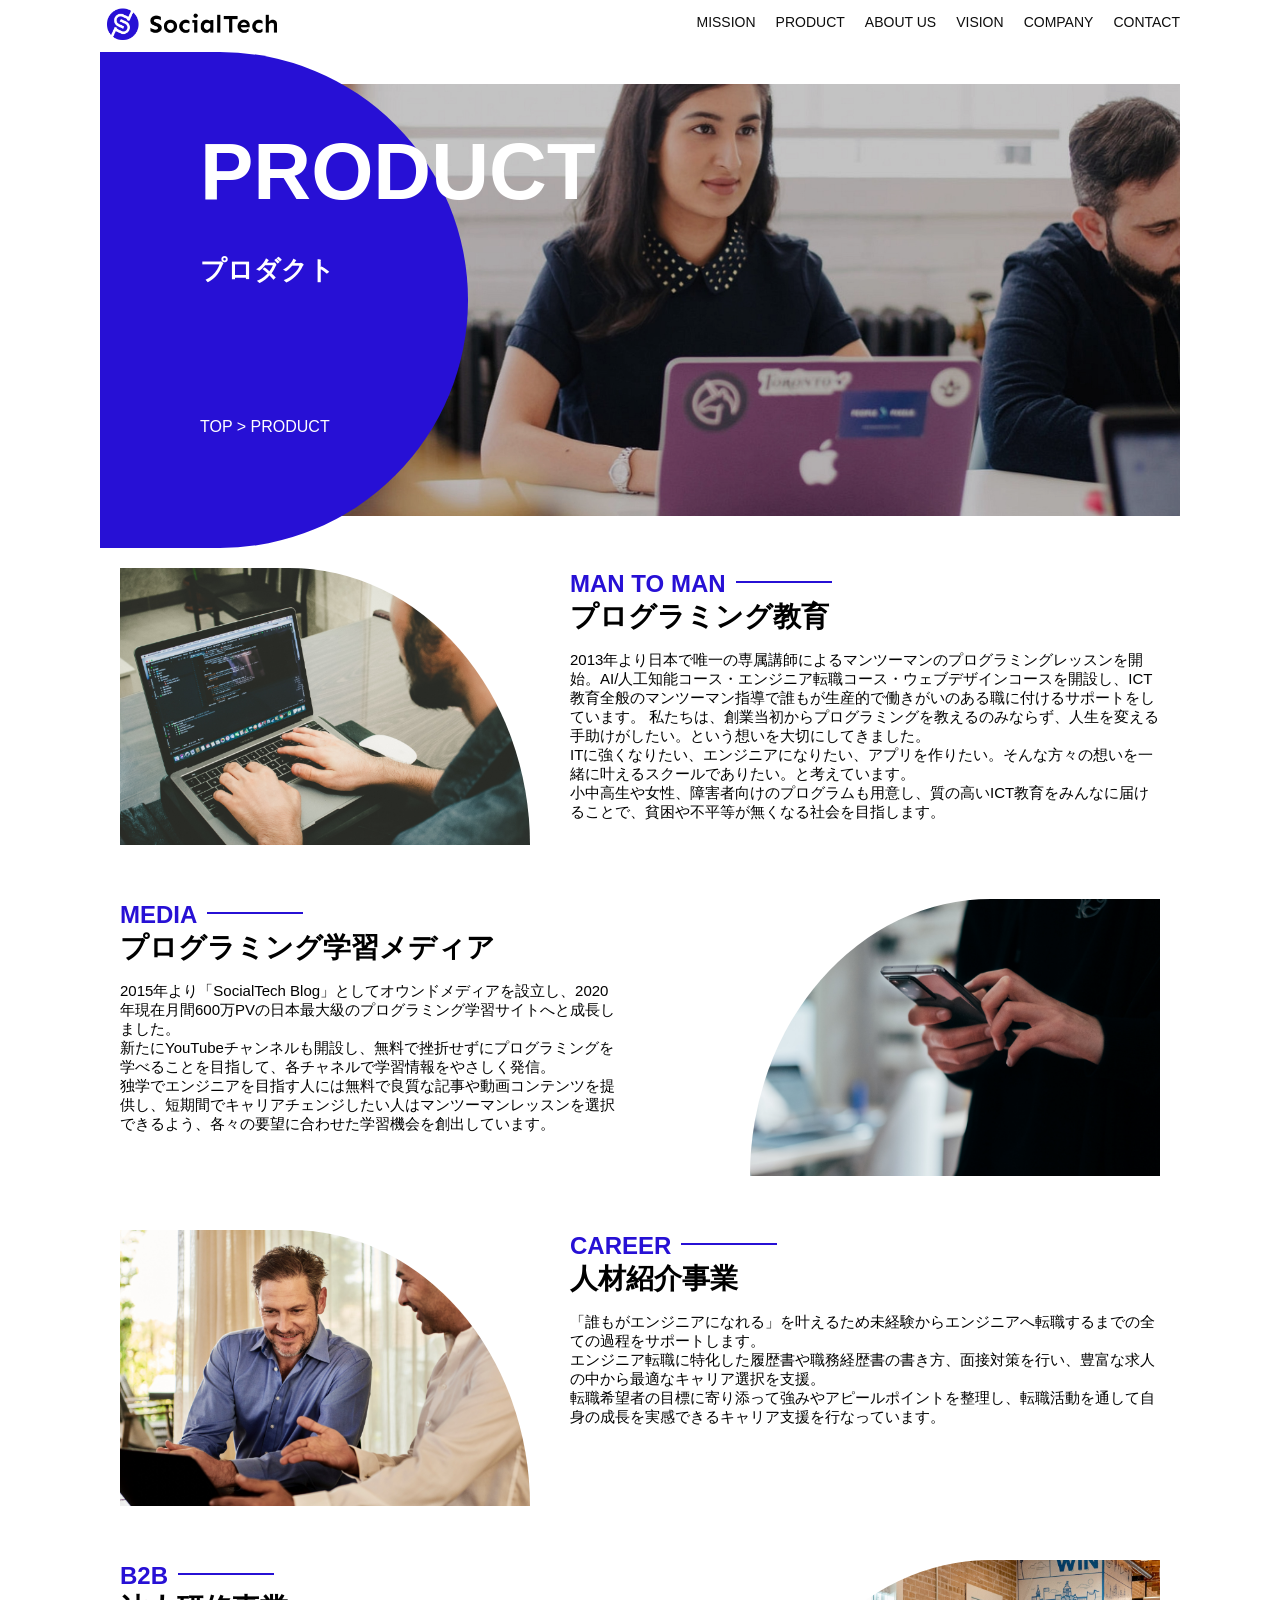
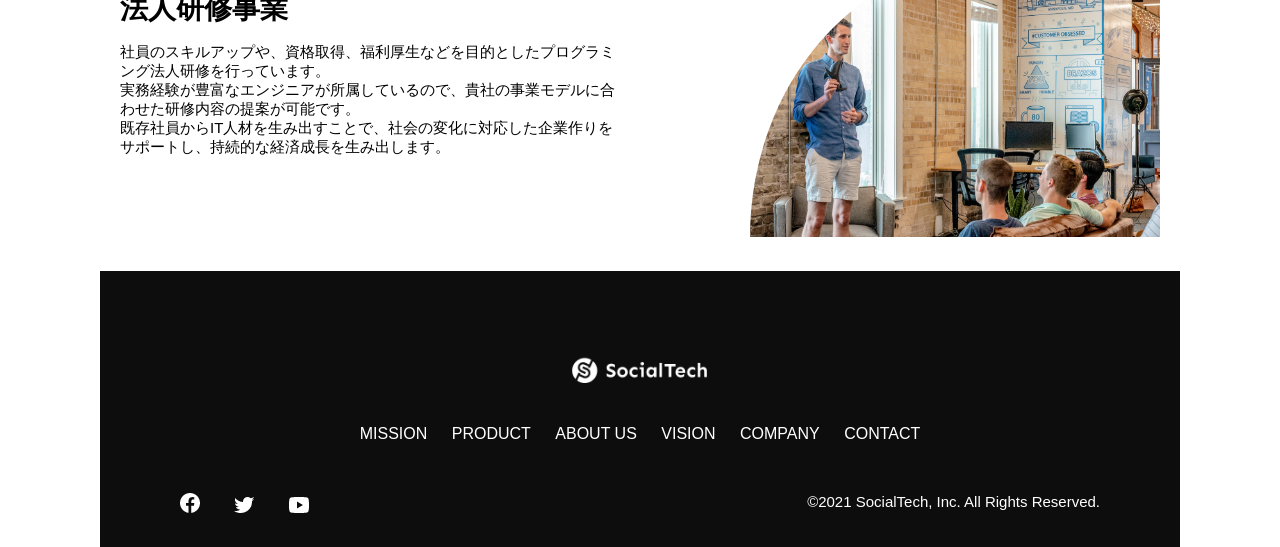
<file: kadai_tutorial_output/product.html>
<!DOCTYPE html>
<html>
  <head>
    <title>SocialTech -PRODUCT プロダクト-</title>
    <meta charset="UTF-8">
    <meta name="description" content="SocialTechの4つのプロダクトを紹介します">
    <meta name="viewport" content="width=device-width, initial-scale=1.0">
    <link rel="stylesheet" href="style.css">
  </head>
  <body>

    <header>

      <a href="index.html" id="logo">
        <img src="images/logo.png" alt="トップページに戻る"></a>

      <nav id="nav-pc">
        <ul>
          <li><a href="mission.html">MISSION</a></li>
          <li><a href="product.html">PRODUCT</a></li>
          <li><a href="index.html#aboutus">ABOUT US</a></li>
          <li><a href="index.html#vision">VISION</a></li>
          <li><a href="index.html#company">COMPANY</a></li>
          <li><a href="index.html#contact">CONTACT</a></li>
        </ul>
      </nav>
        <button id="menu-sp" onclick="document.getElementById('nav-sp').style.display = 'block'">
          <img src="images/button-menu.png" alt="ナビゲーションを開く">
        </button>
          <div id="nav-sp">
            <button id="close" onclick="document.getElementById('nav-sp').style.display = 'none'">
              <img src="images/button-close.png" alt="ナビゲーションを閉じる">
            </button>

            <nav>
              <ul>
                <li>
                  <a id="logo-sp" href="index.html" onclick="document.getElementById('nav-sp').style.display = 'none'"><img src="images/logo-sp.png" alt="トップページに戻る"></a>
                </li>
                <li><a class="menu" href="mission.html" onclick="document.getElementById('nav-sp').style.display = 'none'">MISSION</a></li>
                <li><a class="menu" href="product.html" onclick="document.getElementById('nav-sp').style.display = 'none'">PRODUCT</a></li>
                <li><a class="menu" href="index.html#aboutus" onclick="document.getElementById('nav-sp').style.display = 'none'">ABOUT US</a></li>
                <li><a class="menu" href="index.html#vision" onclick="document.getElementById('nav-sp').style.display = 'none'">VISION</a></li>
                <li><a class="menu" href="index.html#company" onclick="document.getElementById('nav-sp').style.display = 'none'">COMPANY</a></li>
                <li><a class="menu" href="index.html#contact" onclick="document.getElementById('nav-sp').style.display = 'none'">CONTACT</a></li>
              </ul>
            </nav>
            <div id="sns">
              <a href="https://www.facebook.com/sejuku2013">
                <img src="images/button-facebook.png" alt="Facebookのリンク">
              </a>
              <a href="https://twitter.com/samuraijuku">
                <img src="images/button-twitter.png" alt="Twitterのリンク">
              </a>
              <a href="https://www.youtube.com/channel/UCCFOQO5aDK0xXam4cUQXT8g">
                <img src="images/button-youtube.png" alt="YouTubeのリンク">
              </a>
            </div>
          </div>
    </header>

    <main>
      <article>
        <section id="product-main">
          <div class="product-main-inner">
            <div id="product-title">
              <h1>PRODUCT<br><span>プロダクト</span></h1>
              <p>TOP > PRODUCT</p>
            </div>
          </div>
        </section>


        <section class="product-section product-section-left">
          <div class="product-section-img">
            <img src="images/product/product-mantoman.png" alt="PCでコードを書く男性">
          </div>
          <div class="product-read">
            <h2 class="product-h2">MAN TO MAN</h2>
            <h3 class="product-h3">プログラミング教育</h3>
            <p>
               2013年より日本で唯一の専属講師によるマンツーマンのプログラミングレッスンを開始。AI/人工知能コース・エンジニア転職コース・ウェブデザインコースを開設し、ICT教育全般のマンツーマン指導で誰もが生産的で働きがいのある職に付けるサポートをしています。 私たちは、創業当初からプログラミングを教えるのみならず、人生を変える手助けがしたい。という想いを大切にしてきました。<br>ITに強くなりたい、エンジニアになりたい、アプリを作りたい。そんな方々の想いを一緒に叶えるスクールでありたい。と考えています。<br>小中高生や女性、障害者向けのプログラムも用意し、質の高いICT教育をみんなに届けることで、貧困や不平等が無くなる社会を目指します。
             
            </p>
          </div>
        </section>

        <section class="product-section product-section-right">
          <div class="product-read">
            <h2 class="product-h2">MEDIA</h2>
            <h3 class="product-h3">プログラミング学習メディア</h3>
            <p>2015年より「SocialTech Blog」としてオウンドメディアを設立し、2020年現在月間600万PVの日本最大級のプログラミング学習サイトへと成長しました。<br>新たにYouTubeチャンネルも開設し、無料で挫折せずにプログラミングを学べることを目指して、各チャネルで学習情報をやさしく発信。<br>独学でエンジニアを目指す人には無料で良質な記事や動画コンテンツを提供し、短期間でキャリアチェンジしたい人はマンツーマンレッスンを選択できるよう、各々の要望に合わせた学習機会を創出しています。</p>
          </div>
          <div class="product-section-img">
            <img src="images/product/product-media.png" alt="スマートフォンを操作する人">
          </div>
        </section>

        <section class="product-section product-section-left">
          <div class="product-section-img">
            <img src="images/product/product-career.png" alt="笑顔で話し合う2人の男性">
          </div>
          <div class="product-read">
            <h2 class="product-h2">CAREER</h2>
            <h3 class="product-h3">人材紹介事業</h3>
            <p>「誰もがエンジニアになれる」を叶えるため未経験からエンジニアへ転職するまでの全ての過程をサポートします。<br>エンジニア転職に特化した履歴書や職務経歴書の書き方、面接対策を行い、豊富な求人の中から最適なキャリア選択を支援。<br>転職希望者の目標に寄り添って強みやアピールポイントを整理し、転職活動を通して自身の成長を実感できるキャリア支援を行なっています。<br></p>
          </div>
        </section>

        <section class="product-section product-section-right">
          <div class="product-read">
            <h2 class="product-h2">B2B</h2>
            <h3 class="product-h3">法人研修事業</h3>
            <p>社員のスキルアップや、資格取得、福利厚生などを目的としたプログラミング法人研修を行っています。<br>実務経験が豊富なエンジニアが所属しているので、貴社の事業モデルに合わせた研修内容の提案が可能です。<br>既存社員からIT人材を生み出すことで、社会の変化に対応した企業作りをサポートし、持続的な経済成長を生み出します。</p>
          </div>
          <div class="product-section-img">
            <img src="images/product/product-b2b.png" alt="講演中の男性とそれを聴く人々">
          </div>
        </section>


      </article>
    </main>

      <footer>
        <div id="footer-logo">
          <img src="images/logo-sp.png" alt="SocialTech">
        </div>
        <div id="footer-link">
          <a href="mission.html">MISSION</a>
          <a href="product.html">PRODUCT</a>
          <a href="index.html#aboutus">ABOUT US</a>
          <a href="index.html#vision">VISION</a>
          <a href="index.html#company">COMPANY</a>
          <a href="index.html#contact">CONTACT</a>         
        </div>
        <div id="sns-footer">
          <div class="sns-btns">
            <a href="https://www.facebook.com/sejuku2013"><img src="images/button-facebook.png" alt="Facebookのリンク"></a>
            <a href="https://twitter.com/samuraijuku"><img src="images/button-twitter.png" alt="Twitterのリンク"></a>
            <a href="https://www.youtube.com/channel/UCCFOQO5aDK0xXam4cUQXT8g"><img src="images/button-youtube.png" alt="YouTubeのリンク"></a>
          </div>
          <p id="copyright">&copy;2021 SocialTech, Inc. All Rights Reserved.</p>
        </div>
      </footer>

  </body>
</html>
</file>
<file: html-css-kadai_013/style.css>
/* PC、スマホ共通スタイル */
body {
  font-family: "Source Sans Pro", "Hiragino Kaku Gothic ProN", Meiryo, Arial,
    sans-serif;
}

p {
  font-size: 15px;
}

#main-visual>img {
  width: 100%;
}

/*================
PC用のスタイル 
=================*/
@media screen and (min-width: 768px) {
  /* 横幅設定 */
  body {
    max-width: 1080px;
    min-width: 960px;
    margin: 0 auto 0 auto;
  }

  /* ヘッダー */
  header {
    display: flex;
    justify-content: space-between;
  }

  /* ナビゲーションのレイアウト */
  #nav-pc {
    text-align: right;
    font-size: 14px;
    padding-top: 15px;
  }

  /* ナビゲーションのリンクの装飾設定 */
  #nav-pc>a {
    text-decoration: none;
    margin-left: 20px;
  }

  #nav-pc>a:link {
    color: #0d0d0d;
  }

  #nav-pc>a:visited {
    color: #0d0d0d;
  }

  #nav-pc>a:hover {
    color: #0d0d0d;
    text-decoration: underline;
  }

  #nav-pc>a:active {
    color: #0d0d0d;
  }

  #menu-sp {
    display: none;
  }

  #nav-sp {
    display: none;
  }
}

/* SP向けのメニュー */
@media screen and (max-width: 767px) {

  body {
    min-width: 375px;
    margin: 0;
  }

  #nav-pc {
    display: none;
  }

  #menu-sp {
    float: right;
    padding: 0;
  }

  #nav-sp {
    background-color: #ce933e;
    position: absolute;
    left: 0;
    top: 0;
    height: 100%;
    width: 100%;
    display: none;
    z-index: 100;
  }

  #nav-sp ul {
    padding-left: 0;
  }

  #nav-sp li {
    list-style: none;
  }

  #close {
    position: absolute;
    top: 20px;
    right: 20px
  }

  #logo-sp {
    margin: 80px 0px 30px 20px;
  }

  #nav-sp a {
    display: block;
  }

  #nav-sp a:link {
    color: #ffffff;
  }

  #nav-sp a:visited {
    color: #ffffff;
  }

  #nav-sp a:hover {
    color: #ffffff;
    text-decoration: underline;
  }

  #nav-sp a:active {
    color: #ffffff;
  }

  #nav-sp .menu {
    text-decoration: none;
    display: block;
    margin: 0 20px 0 20px;
    height: 44px;
    font-size: 16px;
    background-image: url("images/arrow.png");
    background-repeat: no-repeat;
    background-position: right top;
  }

  }
</file>
<file: kadai_tutorial_output/style.css>
/* pc,スマホ共通スタイル */
* {
  box-sizing: border-box;
}

p {
  font-size: 15px;
}

body {
  max-width: 1080px;
  margin: 0 auto 0 auto;
  font-family: "Source Sans Pro", "Hiragino Kaku Gothic ProN", Meiryo, Arial, sans-serif;
}

header {
  display: flex;
  justify-content: space-between;
}

#nav-pc {
  font-size: 14px;
}

#nav-pc ul {
  display: flex;
  padding-left: 0;
}

#nav-pc li {
  list-style: none;
}

#nav-pc a {
  text-decoration: none;
  margin-left: 20px;
  color: #0d0d0d;
}

#nav-pc a:hover {
  text-decoration: underline;
}

#nav-sp,
#menu-sp {
  display: none;
}

#main-visual {
  position: relative;
  height: 400px;
}

#main-message {
  position: absolute;
  top: 0;
  left: 0;
  background-color: #2710d5;
  color: #ffffff;
  border-radius: 0 0 476px 0;
  max-width: 620px;
  height: 100%;
  width: 100%;
  z-index: 11;
}

#main-message h1 {
  font-size: 60px;
  margin: 100px 0 0 50px;
}
#main-message > p {
  font-size: 28px;
  margin: 0 0 0 50px;
}

#main-visual > img {
  max-width: 620px;
  border-radius: 476px 0 0 0;
  position: absolute;
  top: 0;
  right: 0;
  z-index: 10;
}

h2 {
  margin: 40px 0 0 0;
}

h2::after {
  content: url("images/line.png");
  margin-left: 10px;
}

h3 {
  font-size: 27px;
}

#mission {
  margin: 80px auto 80px auto;
}

#mission-flex {
  display: flex;
}

#mission-flex > div {
  width: 50%;
  margin: 20px;
}
#mission-photo {
  width: 100%;
}

#s2dgs {
  margin-top: 50px;
  width: 100%;
}

#product {
  background-color: #fafafa;
  margin: 80px 0 80px 0;
  padding: 10px 40px 0px 40px;
}

#product .product-flex {
  margin-top: 40px;
  display: flex;
}

#product-left {
  width: 50%;
  margin-right: 20px;
}

#product-right {
  width: 50%;
  margin-left: 20px;
  margin-top: 80px;
}

#product-left > div {
  position: relative;
  height: 480px;
  margin-right: 20px;
}

#product-right > div {
  position: relative;
  height: 480px;
  margin-left: 20px;
}

.product-photo {
  width: 100%;
}

.product-explain {
  background-color: #ffffff;
  position: absolute;
  left: 0;
  bottom: 50px;
  margin: 0 40px 0 40px;
  padding: 20px;
  box-shadow: 5px 5px 10px rgba(0, 0, 0, 0.05);
}

.product-explain > span {
  color: #2710d5;
  font-weight: bold;
  font-size: 16px;
  margin: 0;
}

.product-explain > h3 {
  margin: 5px 0 5px 0;
}

.product-explain > p {
  font-size: 14px;
  margin: 0;
}

#product-more {
  text-align: center;
}

#product-more a {
  position: relative;
  bottom: -42px;
}

#aboutus {
  margin: 80px auto 80px auto;
}

#aboutus > div {
  display: flex;
}

.culture-img {
  width: 50%;
  align-self: flex-start;
}

.culture-img2 {
  margin-top: 50px;
  width: 100%;
}

.culture-table {
  margin-right: 50px;
}

.culture-num {
  font-size: 80px;
  color: #2710d5;
  padding: 0 20px 0 0;
}

.culture-table th {
  text-align: left;
  font-size: 28px;
  font-weight: bold;
}

.culture-en {
  color: #2710d5;
  font-size: 24px;
}

.culture-description {
  margin: 0;
}

#vision {
  margin: 80px auto 80px auto;
}

#vision > div {
  display: flex;
  justify-content: space-between;
  flex-wrap: wrap;
}

.vision-box {
  width: 300px;
  height: 300px;
  margin-bottom: 30px;
  position: relative;
}

.vision-box > img {
  width: 100%;
  position: relative;
  z-index: 30;
}

.vision-box > div {
  position: absolute;
  top: 0;
  left: 0;
  z-index: 31;
  margin-right: 20px;
}

.vision-box > div > h4 {
  color: #2710d5;
  font-size: 19px;
  margin: 80px 0 0 0;
}

.vision-box > div > h4::first-letter {
  font-size: 40px;
}

.vision-box > div > h5 {
  font-size: 20px;
  margin: 0 0 0 0;
}

.vision-box > div > p {
  margin: 10px 0 0 0;
}

#company {
  margin: 80px auto 80px auto;
}

#company-table {
  width: 100%;
}

.tableheader {
  text-align: left;
  padding: 20px;
  border-bottom-color: #2710d5;
  border-bottom-width: 1px;
  border-bottom-style: solid;
  width: 100px;
}

.tableheader-first {
  border-top-color: #2710d5;
  border-top-width: 1px;
  border-top-style: solid;
}

.cell {
  padding: 30px;
  border-bottom-color: #ececec;
  border-bottom-width: 1px;
  border-bottom-style: solid;
}

.cell-first {
  border-top-color: #ececec;
  border-top-width: 1px;
  border-top-style: solid;
}

#company > iframe {
  width: 100%;
  height: 368px;
  margin-top: 40px;
}

#contact {
  margin: 80px auto 80px auto;
}

#contact > form > div {
  display: flex;
  flex-direction: row;
  flex-wrap: wrap;
  padding-bottom: 30px;
}

.contact-heading {
  width: 240px;
  align-self: center;
}

.contact-label {
  font-weight: bold;
}

.contact-span {
  color: #ce2222;
  margin: 0 0 0 20px;
  font-weight: bold;
}

.contact-textbox {
  border-top: 0px;
  border-left: 0px;
  border-right: 0px;
  border-bottom-width: 1px;
  border-bottom-color: #707070;
  border-style: solid;
  background-color: #fafafa;
  width: 56px;
  height: 400px;
}

.contact-textarea {
  border-top: 0px;
  border-left: 0px;
  border-right: 0px;
  border-bottom-width: 1px;
  border-bottom-color: #707070;
  background-color: #fafafa;
  width: 400px;
  height: 200px;
}

#contact dt {
  font-weight: bold;
}

#contact dd {
  margin: 0 0 16px 0;
}

#contact dd p {
  margin: 0;
}

#contact dd ul {
  padding-left: 0;
}

#contact dd li {
  margin-bottom: 0;
  list-style: none;
}

footer {
  background-color: #0d0d0d;
  text-align: center;
  padding: 80px 80px 30px 80px;
}

#footer-logo {
  margin-bottom: 30px;
}

#footer-link {
  margin-bottom: 50px;
}

#footer-link > a {
  text-decoration: none;
  margin: 10px;
  color: #ffffff;
}

#footer-link > a:hover {
  text-decoration: underline;
}

#sns-footer {
  display: flex;
  justify-content: space-between;
}

#sns-footer a {
  margin-right: 30px;
}

#copyright {
  color: #ffffff;
  margin: 0;
}

.mission-main-inner {
  background-image: url("images/mission/mission-main.png");
  background-repeat: no-repeat;
  background-position-y: center;
}

#mission-title {
  background-color: #2710d5;
  width: 368px;
  color: #ffffff;
  height: 496px;
  border-radius: 0 248px 248px 0;
  position: relative;
}

#mission-title h1 {
  position: absolute;
  top: 0;
  left: 100px;
  font-size: 80px;
  line-height: 1;
}

#mission-title h1 span {
  font-size: 26px;
}

#mission-title > p {
  position: absolute;
  top: 350px;
  left: 100px;
  font-size: 16px;
}

#mission-s2dgs {
  padding: 20px;
}

.mission-h2 {
  color: #2710d5;
  font-size: 40px;
}

.mission-h2::after {
  content: none;
}

#mission-five-goals {
  padding: 20px;
  display: flex;
}

#mission-five-goals .five-goals-image {
  width: 30%;
  padding: 20px;
}

#mission-five-goals .five-goals-image img {
  width: 100%;
}

#mission-five-goals .five-goals-read {
  width: 70%;
  padding: 20px;
}

#mission-five-goals .five-goals-read > div {
  margin-bottom: 40px;
}

.fivegoals-image-right {
  float: right;
  margin: 20px;
}

.fivegoals-image-left {
  float: left;
  margin: 20px;
}

.fivegoals-number {
  color: #2710d5;
  font-size: 48px;
  font-weight: bold;
  margin: 0;
}

.fivegoals-h3 {
  font-size: 28px;
  margin: 0;
}

.fivegoals-p {
  margin: 0;
}

.product-main-inner {
  background-image: url("images/product/product-main.png");
  background-repeat: no-repeat;
  background-position-y: center;
}

#product-title {
  background-color: #2710d5;
  width: 368px;
  color: #ffffff;
  height: 496px;
  border-radius: 0 248px 248px 0;
  position: relative;
}

#product-title h1 {
  position: absolute;
  top: 0;
  left: 100px;
  font-size: 80px;
  line-height: 1;
}

#product-title h1 span {
  font-size: 26px;
}

#product-title > p {
  position: absolute;
  top: 350px;
  left: 100px;
  font-size: 16px;
}

.product-section {
  display: flex;
  padding: 20px 20px 0;
}

.product-section .product-section-img {
  width: 450px;
}


.product-section-left .product-section-img img {
  width: 100%;
  padding: 0 40px 30px 0;
  border-radius: 0 432px 0 0;
}

.product-section-left .product-read {
  width: 50%;
  flex-grow: 1;
}

.product-section-left .product-read p {
  margin-bottom: 0;
}

.product-section-right {
  justify-content: space-between;
}

.product-section-right .product-section-img img {
  width: 100%;
  padding: 0 0 30px 40px;
  border-radius: 432px 0 0 0;
}

.product-section-right .product-read {
  width: 500px;
}

.product-h2 {
  color: #2710d5;
  font-size: 24px;
  margin: 0;
}

.product-h3 {
  font-size: 28px;
  margin: 0;
}

@media screen and (max-width: 767px) {
  
#nav-pc {
    display: none;
}

#menu-sp {
  display: block;
  background-color: transparent;
  float: right;
  padding: 0;
  border: none;
}

#nav-sp {
  background-color: #2710d5;
  position: fixed;
  left: 0;
  top: 0;
  height: 100%;
  width: 100%;
  display: none;
  z-index: 100;
}


#close {
  position: absolute;
  top: 20px;
  right: 20px;
  background-color: transparent;
  border: none;
}

#nav-sp nav ul {
  padding-left: 0;
}

#nav-sp nav li {
  list-style: none;
}

#logo-sp {
  margin: 80px 0 30px 20px;
}

#nav-sp nav a {
  display: block;
  color: #ffffff;
}

#nav-sp nav a:hover {
  text-decoration: underline;
}

#nav-sp .menu {
  text-decoration: none;
  margin: 0 20px 0 20px;
  height: 44px;
  font-size: 16px;
  background-image: url("images/arrow.png");
  background-repeat: no-repeat;
  background-position: right top;
}

#sns {
  position: absolute;
  bottom: 20px;
  left: 20px;
}

#sns > a {
  margin-right: 30px;
}

#main-visual {
  position: relative;
  height: 470px;
}

#main-visual > div {
  text-align: center;
  height: 280px;
}

#main-visual h1 {
  font-size: 28px;
  margin: 90px 0 0 0;
}

#main-visual > div > p {
  margin: 0;
  font-size: 15px;
}

#main-visual > img {
  width: 100%;
  border-radius: 476px 0 0 0;
  top: auto;
  bottom: 0;
}

h2 {
  margin: 15px 0 15px 0;
}

h3 {
  font-size: 24px;
  margin: 10px 0 0 0;
}

#mission {
  margin: 20px 0 20px 0;
  padding: 0 20px 0 20px;
}

#mission-flex {
  flex-direction: column;
}

#mission-flex > div {
  width: 100%;
  margin: 0;
}

#product {
  margin: 0;
  padding: 10px 20px 0 20px;
}

#product .product-flex {
  flex-direction: column;
  margin-top: 0;
}

#product-left,
#product-right {
  width: 100%;
  margin: 0;
}

#product-left > div,
#product-right > div {
  height: auto;
  margin: 0;
}

.product-explain {
  position: relative;
  margin: 0;
}

.product-explain > h3 {
  margin: 10px 0 10px 0;
  font-size: 24px;
}

#product-more {
  text-align: left;
}

#aboutus {
  margin: 80px 20px 80px 20px;
}

#aboutus > div {
  flex-direction: column;
}

.culture-table th {
  font-size: 16px;
}

.culture-table {
  margin-right: 0;
  padding-right: 20px;
  order: 2;
}

.culture-img {
  width: 100%;
  order: 1;
}

.culture-img2 {
  margin-top: 0;
}

.culture-num {
  padding: 0;
}

.culture-description {
  margin: 0;
}

#vision {
  margin: 80px 20px 80px 20px;
}

.vision-box > img {
  position: absolute;
  top: 0;
  left: 0;
}

.vision-box > div > h4 {
  margin: 60px 0 0 0;
}

#company {
  margin: 0 20px 0 20px;
}

#company > h3 {
  margin-bottom: 20px;
}

.tableheader {
  width: 50px;
}

.cell {
  padding: 20px;
}

#company > iframe {
  height: 240px;
}

#contact {
  margin: 80px 20px 80px 20px;
}

#contact > h3 {
  margin-bottom: 20px;
}

#contact > form > div {
  flex-direction: column;
  margin-bottom: 20px;
}

.contact-heading {
  align-self: auto;
  margin-bottom: 20px;
}
.contact-textbox {
  min-width: 300px;
  width: 100%;
}

.contact-textarea {
  height: 150px;
  width: 100%;
}

.radiobutton {
  margin-bottom: 20px;
}

footer {
  padding: 30px 20px 50px 20px;
  text-align: left;
}

#footer-link > a {
  margin: 0 20px 30px 0;
  display: block;
  background-image: url("images/arrow.png");
  background-repeat: no-repeat;
  background-position: right top;
}

#footer-link > a:hover {
  text-decoration: underline;
}

#sns-footer {
  flex-direction: column;
  justify-content: flex-start;
}

#copyright {
  font-size: 12px;
  margin-top: 30px;
}

#mission-main {
  height: 256px;
  margin-top: 4%;
  position: relative;
}

.mission-main-inner {
  height: 80%;
  background-size: cover;
}

#mission-title {
  width: 136px;
  height: 256px;
  position: absolute;
  top: -10%;
}

#mission-title h1 {
  left: 20px;
  font-size: 40px;
}

#mission-title h1 span {
  font-size: 18px;
}

#mission-title > p {
  top: 180px;
  left: 20px;
  font-size: 13px;
}

.mission-h2 {
  font-size: 38px;
  margin: 0px;
}

.mission-h2::after {
  content: none;
}

#mission-s2dgs > img {
  width: 100%;
}

#mission-five-goals {
  flex-direction: column;
}

#mission-five-goals > div {
  padding: 0;
}

#mission-five-goals .five-goals-image,
#mission-five-goals .five-goals-read {
  width: 100%;
  padding: 0;
}

#mission-five-goals .five-goals-read > div {
  display: flex;
  flex-direction: column;
}

.fivegoals-image-right,
.fivegoals-image-left {
  align-self: center;
}

#product-main {
  height: 256px;
  margin-top: 4%;
  position: relative;
}

.product-main-inner {
  height: 80%;
  background-size: cover;
}

#product-title {
  width: 136px;
  height: 256px;
  position: absolute;
  top: -10%;
}

#product-title h1 {
  left: 20px;
  font-size: 40px;
}

#product-title h1 span {
  font-size: 18px;
}

#product-title > p {
  top: 180px;
  left: 20px;
  font-size: 13px;
}

.product-section {
  flex-direction: column;
}

.product-section .product-section-img {
  width: 100%;
}

.product-section .product-section-img img {
  width: 100%;
  padding: 0;
}

.product-section-left .product-section-img img {
  border-radius: 0 300px 0 0;
}

.product-section-left .product-read {
  width: 100%;
  flex-grow: 1;
}

.product-section-right .product-section-img img {
  order: 1;
  border-radius: 300px 0 0 0;
}

.product-section-right .product-read {
  order: 2;
  width: 100%;
}




}
</file>
<file: kadai_015/style.css>
body {
  font-family: "Arial","Meiryo",sans-serif;
  text-align: center;
}
.html {
  font-size: 20px;
}
.blue {
  color: skyblue;
}
.pink {
  color: rgb(255,192,203)
}
h1 {
  font-family: "Josefin Sans", sans-serif;
  font-size: 2rem;
  letter-spacing: 1.2em;
  text-shadow: 1px 1px 2px gray;
  border: solid 3px rgb(115,115,114)
}
#basic p {
  font-weight: bold;
}
</file>
<file: kadai_018/style.css>
#top {
  width: 800px;
  background-color: #dcc9f4;
  margin: 20px auto;
  text-align: center;
  padding: 0;
}
.top-child {
  width: 20%;
  background-color: #ffd9df;
  display: inline-block;
  margin: 0;
}

#middle {
  width: 800px;
  height: 800px;
  background-color: #ffd9df;
  margin: 20px auto;
  position: relative;
}
#middle-child01, #middle-child02, #middle-child03 {
  width: 200px;
  height: 200px;
  background-color: #87ceeb;
  position: absolute;
}
#middle-child01 {
  top: 100px;
  left: 100px;
}
#middle-child02 {
  top: 300px;
  left: 300px;
}
#middle-child03 {
  top: 500px;
  left: 500px;
}

#bottom {
  width: 800px;
  height: 300px;
  background-color: #87ceeb;
  margin: 0 auto;
  position: relative;
}
#bottom-child01, #bottom-child02, #bottom-child03 {
  width: 400px;
  height: 100px;
  background-color: #e5dcf0;
}
#bottom-child02, #bottom-child03 {
  position: relative;
}
#bottom-child02 {
  left: 200px;
}
#bottom-child03 {
  left: 400px;
}
</file>
<file: kadai_022/style.css>
h1, p, body {
  margin: 0;
}

p, a {
  font-size: 20px;
}

header {
  margin-bottom: 20px;
  background-color: rgb(244, 79, 79);
  text-align: center;
}

h1 {
  color: rgb(255, 255, 255);
}

main {
  margin: 10px;
}

#parent {
  display: flex;
  flex-wrap: wrap;
}

.contents {
  display: inline-block;
  flex-grow: 1;
  border: solid 3px rgb(238, 204, 204);
  flex-basis: 25%;
  padding: 10px 15px;
  margin: 20px 0;
  text-align: center;
}

h2 {
  font-size: 25px;
  border-bottom: dotted 3px rgb(236, 122, 122);
}

h2::before {
  content: "●";
  color: rgb(239, 111, 139);
}

.contents p:nth-of-type(2)::first-letter {
  font-weight: bold;
  color: rgb(97, 206, 249)
}

.contents img {
  margin: 10px 0;
  width: 70%;
}

footer {
  background-color: rgb(244, 79, 79);
  text-align: center;
}

a {
  color: rgb(255, 255, 255);
}

a:visited {
  color: rgb(193, 234, 251);
}

a:hover {
  color: rgb(245, 178, 168)
}

@media screen and (max-width: 768px) {
  h2 {
    font-size: 30px;
  }
  p {
    font-size: 25px;
  }
  #parent {
    flex-direction: column;
  }
}
</file>
